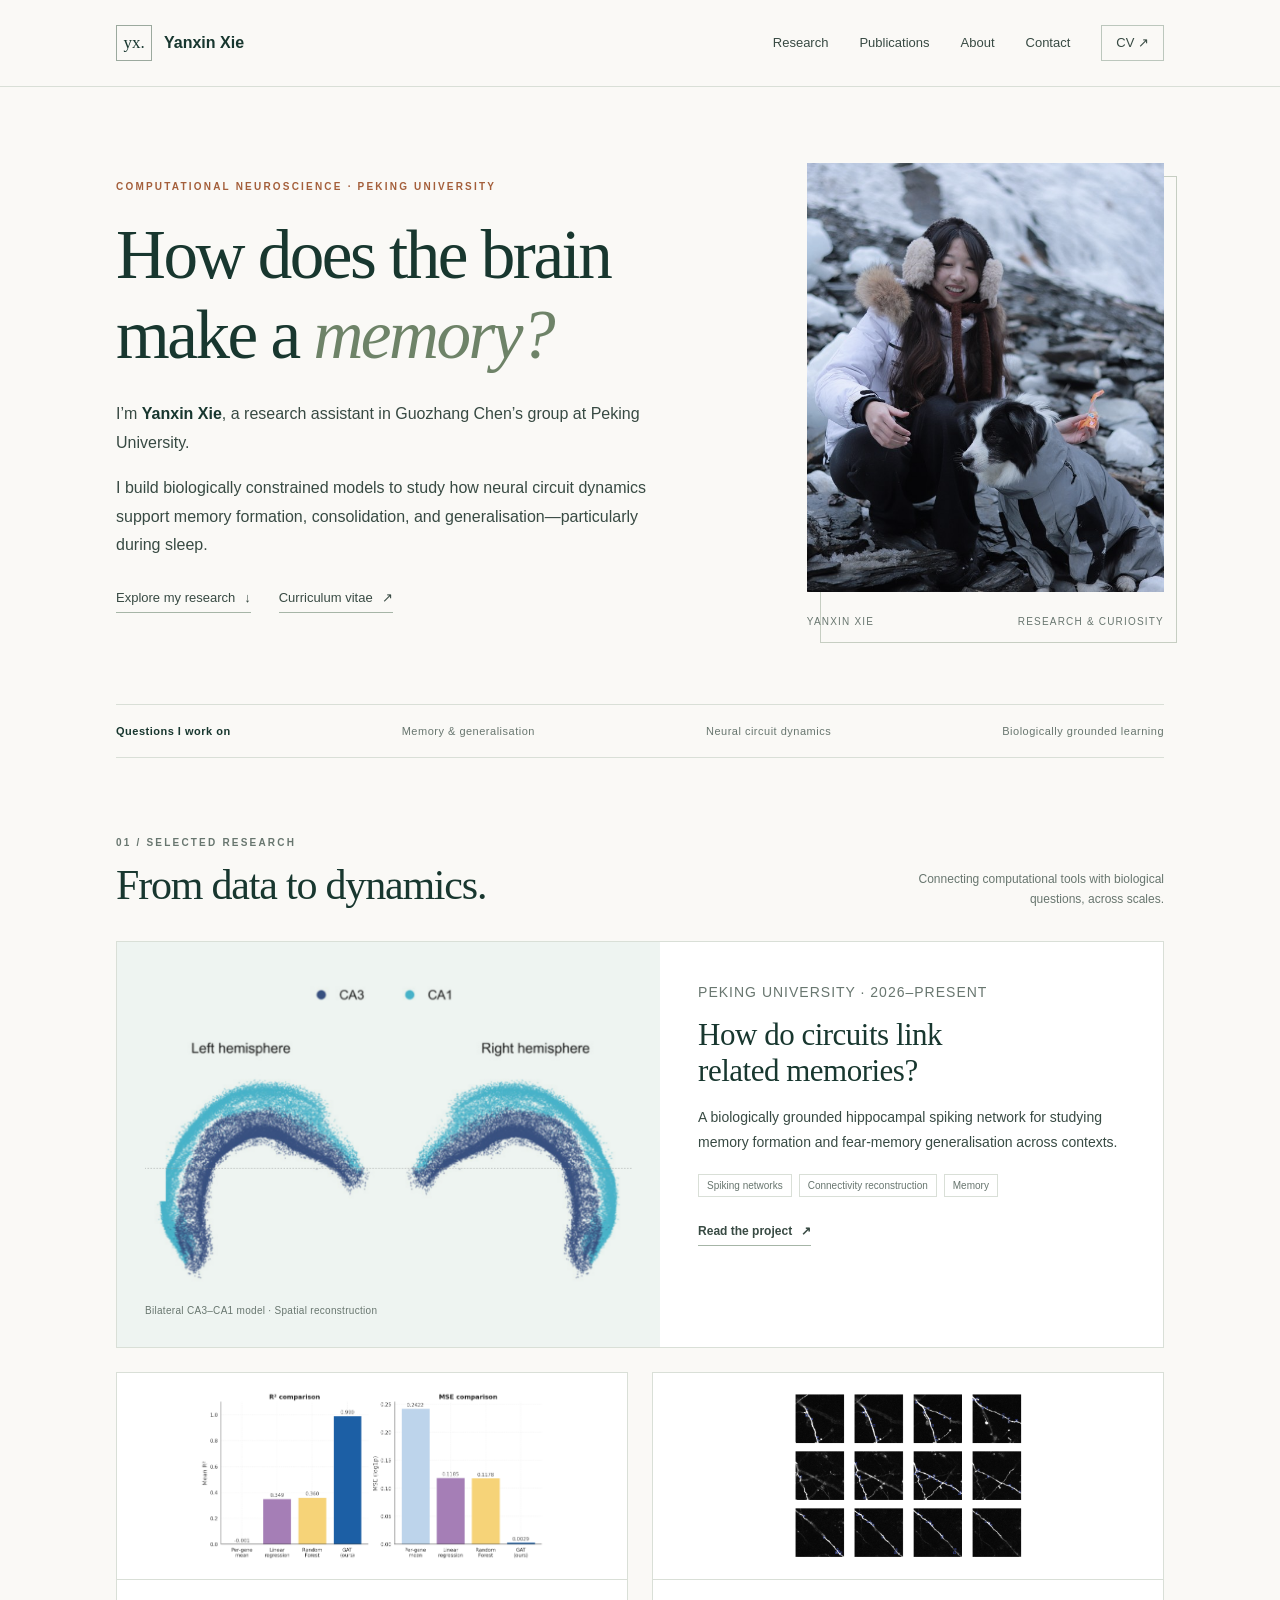
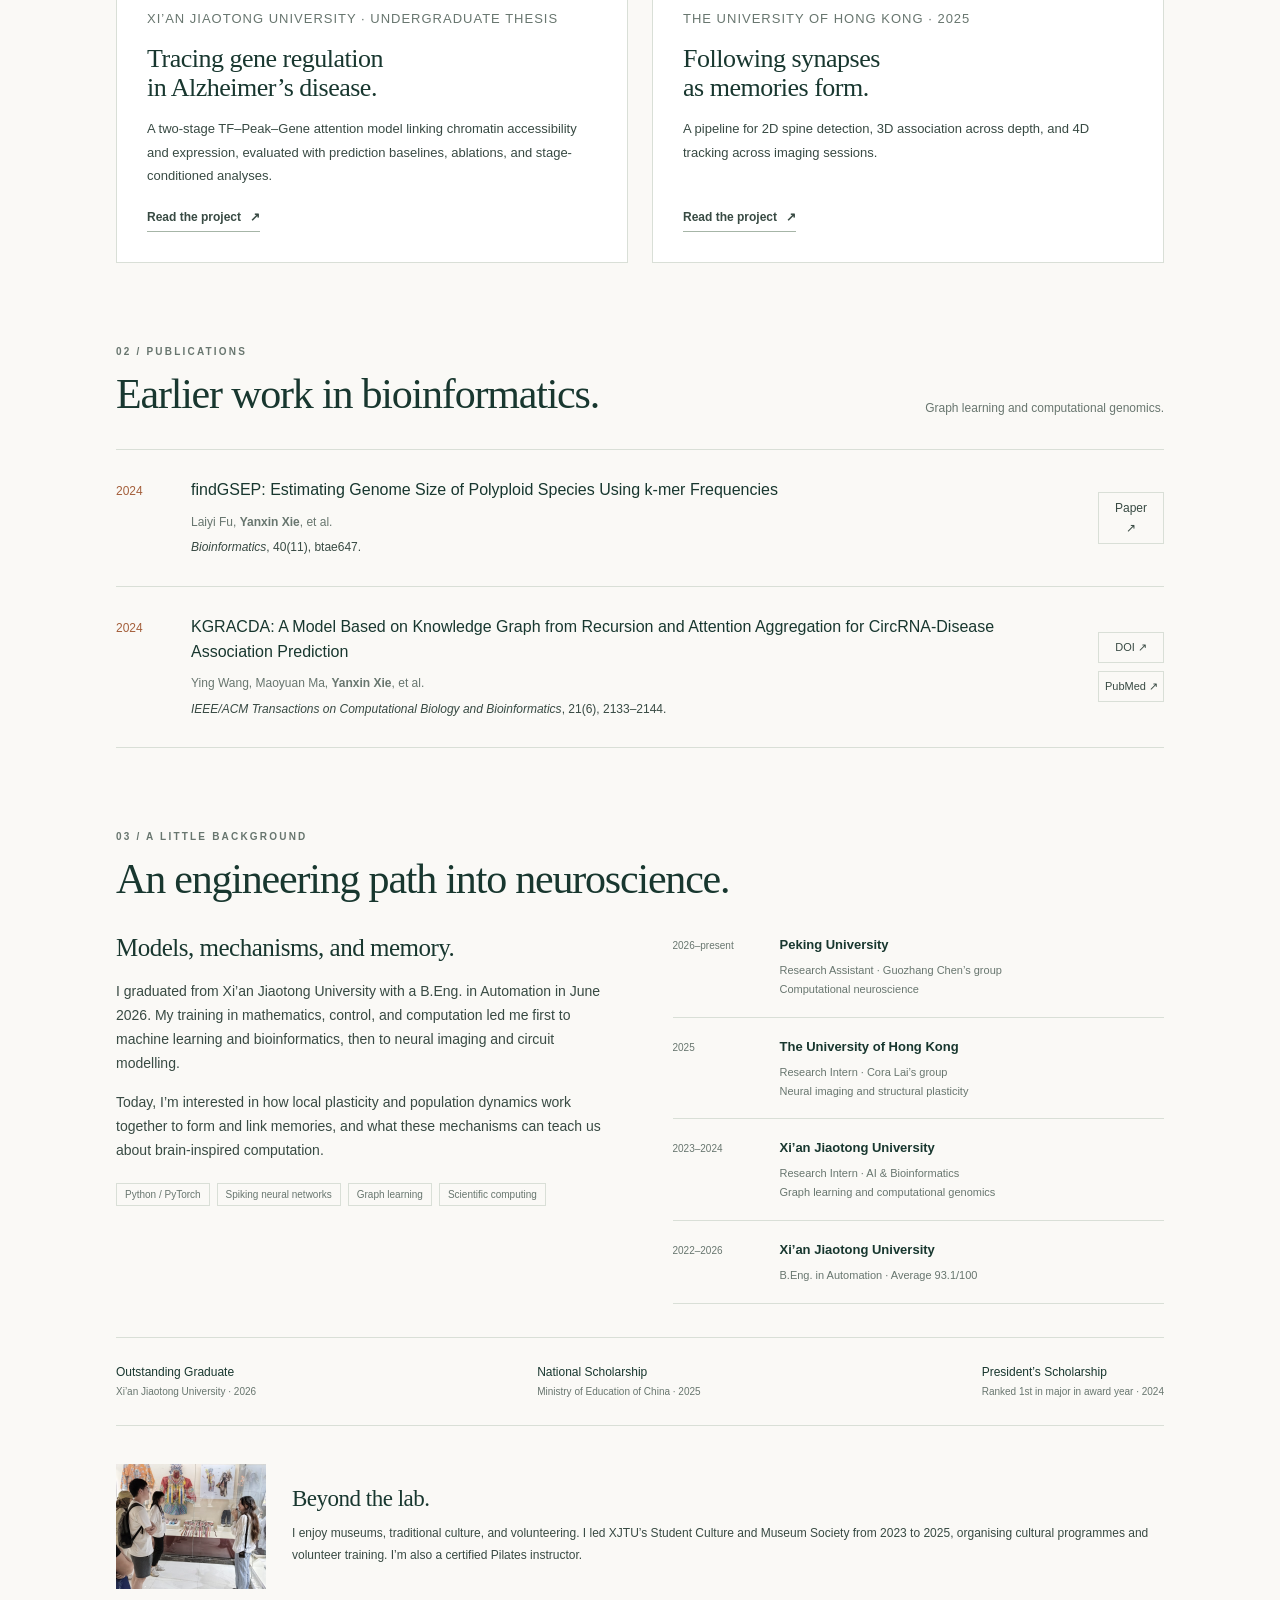
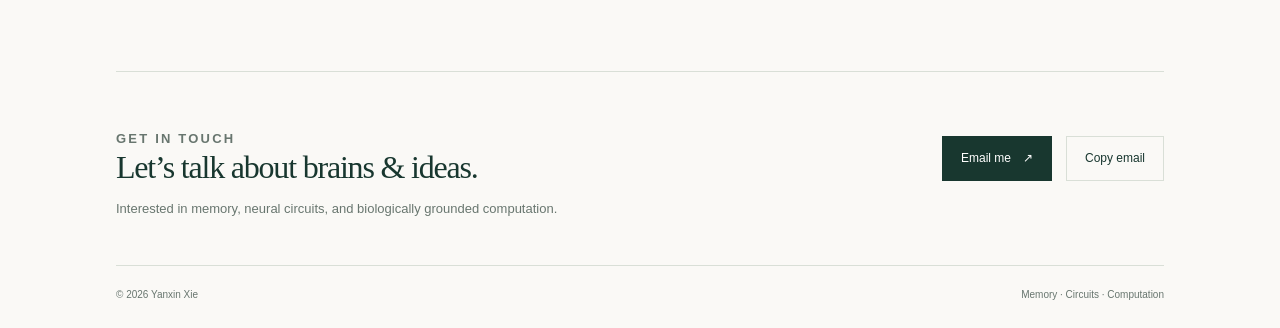
<file: index.html>
<!doctype html>
<html lang="en"><head><meta charset="utf-8"><meta name="viewport" content="width=device-width, initial-scale=1">
<meta name="description" content="Yanxin Xie studies memory and neural circuit dynamics through biologically grounded modelling. Research assistant at Peking University."><meta name="theme-color" content="#18372f">
<meta property="og:title" content="Yanxin Xie | Computational Neuroscience"><meta property="og:description" content="Yanxin Xie studies memory and neural circuit dynamics through biologically grounded modelling. Research assistant at Peking University.">
<meta property="og:type" content="website"><meta property="og:url" content="https://yanxxie.github.io/">
<meta property="og:image" content="https://yanxxie.github.io/assets/portrait.jpg"><link rel="canonical" href="https://yanxxie.github.io/"><title>Yanxin Xie | Computational Neuroscience</title>
<link rel="icon" href="assets/favicon.svg" type="image/svg+xml"><link rel="stylesheet" href="styles.css">
<noscript><style>@media(max-width:600px){.menu-toggle{display:none}.header-inner{height:auto;min-height:70px;flex-wrap:wrap;padding-top:15px;padding-bottom:15px;gap:15px}.nav{display:flex;position:static;flex-wrap:wrap;padding:0;border:0;gap:16px;font-size:12px}}</style></noscript></head>
<body><a class="skip" href="#main">Skip to content</a>
<header class="site-header"><div class="container header-inner">
<a class="brand" href="index.html" aria-label="Yanxin Xie — home"><span class="monogram" aria-hidden="true">yx.</span>Yanxin Xie</a>
<button class="menu-toggle" type="button" aria-expanded="false" aria-controls="main-nav">Menu</button>
<nav class="nav" id="main-nav" aria-label="Main navigation">
<a href="index.html#research">Research</a><a href="index.html#publications">Publications</a>
<a href="index.html#about">About</a><a href="index.html#contact">Contact</a>
<a class="nav-cv" href="assets/Yanxin-Xie-CV.pdf">CV <span aria-hidden="true">↗</span></a></nav></div></header><main id="main" class="container">
<section class="hero" aria-labelledby="hero-title"><div>
<p class="eyebrow">Computational neuroscience · Peking University</p>
<h1 id="hero-title">How does the brain<br>make a <em>memory?</em></h1>
<div class="hero-intro"><p>I’m <strong>Yanxin Xie</strong>, a research assistant in Guozhang Chen’s group at Peking University.</p>
<p>I build biologically constrained models to study how neural circuit dynamics support memory formation, consolidation, and generalisation—particularly during sleep.</p></div>
<div class="hero-links"><a class="text-link" href="#research">Explore my research <span aria-hidden="true">↓</span></a>
<a class="text-link" href="assets/Yanxin-Xie-CV.pdf">Curriculum vitae <span aria-hidden="true">↗</span></a></div></div>
<figure class="portrait-wrap"><img class="portrait" src="assets/portrait.jpg" width="1100" height="733" alt="Yanxin Xie outdoors in a snowy landscape with a dog" fetchpriority="high">
<figcaption class="portrait-caption"><span>YANXIN XIE</span><span>RESEARCH &amp; CURIOSITY</span></figcaption></figure></section>
<div class="interest-strip" aria-label="Research interests"><span class="strip-label">Questions I work on</span><span>Memory &amp; generalisation</span><span>Neural circuit dynamics</span><span>Biologically grounded learning</span></div>
<section class="section" id="research" aria-labelledby="research-title"><div class="section-heading"><div><p class="eyebrow">01 / Selected research</p><h2 id="research-title">From data to dynamics.</h2></div><p class="section-note">Connecting computational tools with biological questions, across scales.</p></div>
<article class="featured"><div class="feature-figure"><img src="assets/bilateral-network.png" width="988" height="638" alt="Spatial reconstruction of left and right hippocampal CA3 and CA1 populations" loading="lazy"><p class="figure-label">Bilateral CA3–CA1 model · Spatial reconstruction</p></div>
<div class="feature-copy"><p class="project-meta">Peking University · 2026–present</p><h3>How do circuits link<br>related memories?</h3>
<p>A biologically grounded hippocampal spiking network for studying memory formation and fear-memory generalisation across contexts.</p>
<div class="tags"><span class="tag">Spiking networks</span><span class="tag">Connectivity reconstruction</span><span class="tag">Memory</span></div>
<a class="text-link project-link" href="research/memory.html">Read the project <span aria-hidden="true">↗</span></a></div></article>
<div class="project-grid"><article class="project-card"><a class="project-image" href="research/multiomics.html" aria-label="Read the multi-omics thesis project"><img src="assets/thesis_baselines_original.png" width="1486" height="731" alt="Thesis validation comparison between graph attention and non-graph baselines" loading="lazy"></a><div class="card-copy"><p class="project-meta">Xi’an Jiaotong University · Undergraduate thesis</p><h3>Tracing gene regulation<br>in Alzheimer’s disease.</h3><p>A two-stage TF–Peak–Gene attention model linking chromatin accessibility and expression, evaluated with prediction baselines, ablations, and stage-conditioned analyses.</p><a class="text-link project-link" href="research/multiomics.html">Read the project <span aria-hidden="true">↗</span></a></div></article>
<article class="project-card"><a class="project-image" href="research/imaging.html" aria-label="Read the HKU spine-tracking project"><img src="assets/hku_detection_2d_v4.png" width="1457" height="1057" alt="Two-photon microscopy images with blue boxes marking detected dendritic spines" loading="lazy"></a><div class="card-copy"><p class="project-meta">The University of Hong Kong · 2025</p><h3>Following synapses<br>as memories form.</h3><p>A pipeline for 2D spine detection, 3D association across depth, and 4D tracking across imaging sessions.</p><a class="text-link project-link" href="research/imaging.html">Read the project <span aria-hidden="true">↗</span></a></div></article></div></section>
<section class="section" id="publications" aria-labelledby="publications-title"><div class="section-heading"><div><p class="eyebrow">02 / Publications</p><h2 id="publications-title">Earlier work in bioinformatics.</h2></div><p class="section-note">Graph learning and computational genomics.</p></div>
<div class="publications"><article class="publication"><span class="pub-year">2024</span><div><h3 class="pub-title"><a href="https://doi.org/10.1093/bioinformatics/btae647">findGSEP: Estimating Genome Size of Polyploid Species Using k-mer Frequencies</a></h3><p class="pub-authors">Laiyi Fu, <strong>Yanxin Xie</strong>, et al.</p><p class="pub-journal"><em>Bioinformatics</em>, 40(11), btae647.</p></div><a class="paper-link" href="https://doi.org/10.1093/bioinformatics/btae647" aria-label="Read the findGSEP paper">Paper ↗</a></article>
<article class="publication"><span class="pub-year">2024</span><div><h3 class="pub-title"><a href="https://doi.org/10.1109/TCBB.2024.3447110">KGRACDA: A Model Based on Knowledge Graph from Recursion and Attention Aggregation for CircRNA-Disease Association Prediction</a></h3><p class="pub-authors">Ying Wang, Maoyuan Ma, <strong>Yanxin Xie</strong>, et al.</p><p class="pub-journal"><em>IEEE/ACM Transactions on Computational Biology and Bioinformatics</em>, 21(6), 2133–2144.</p></div><div class="publication-links"><a class="paper-link" href="https://doi.org/10.1109/TCBB.2024.3447110" target="_blank" rel="noopener" aria-label="KGRACDA at the publisher via DOI">DOI ↗</a><a class="paper-link" href="https://pubmed.ncbi.nlm.nih.gov/39167510/" target="_blank" rel="noopener" aria-label="KGRACDA abstract and citation on PubMed">PubMed ↗</a></div></article></div></section>
<section class="section" id="about" aria-labelledby="about-title"><div class="section-heading"><div><p class="eyebrow">03 / A little background</p><h2 id="about-title">An engineering path into neuroscience.</h2></div></div>
<div class="about-layout"><div class="about-copy"><h3>Models, mechanisms, and memory.</h3><p>I graduated from Xi’an Jiaotong University with a B.Eng. in Automation in June 2026. My training in mathematics, control, and computation led me first to machine learning and bioinformatics, then to neural imaging and circuit modelling.</p><p>Today, I’m interested in how local plasticity and population dynamics work together to form and link memories, and what these mechanisms can teach us about brain-inspired computation.</p><div class="tags"><span class="tag">Python / PyTorch</span><span class="tag">Spiking neural networks</span><span class="tag">Graph learning</span><span class="tag">Scientific computing</span></div></div>
<div aria-label="Education and research experience"><div class="experience-row"><span class="experience-date">2026–present</span><div><strong>Peking University</strong><p>Research Assistant · Guozhang Chen’s group<br>Computational neuroscience</p></div></div>
<div class="experience-row"><span class="experience-date">2025</span><div><strong>The University of Hong Kong</strong><p>Research Intern · Cora Lai’s group<br>Neural imaging and structural plasticity</p></div></div>
<div class="experience-row"><span class="experience-date">2023–2024</span><div><strong>Xi’an Jiaotong University</strong><p>Research Intern · AI &amp; Bioinformatics<br>Graph learning and computational genomics</p></div></div>
<div class="experience-row"><span class="experience-date">2022–2026</span><div><strong>Xi’an Jiaotong University</strong><p>B.Eng. in Automation · Average 93.1/100</p></div></div></div></div>
<div class="honors" aria-label="Selected honours"><div class="honor"><strong>Outstanding Graduate</strong><span>Xi’an Jiaotong University · 2026</span></div><div class="honor"><strong>National Scholarship</strong><span>Ministry of Education of China · 2025</span></div><div class="honor"><strong>President’s Scholarship</strong><span>Ranked 1st in major in award year · 2024</span></div></div>
<div class="beyond"><img src="assets/museum.jpg" width="450" height="600" alt="Yanxin Xie taking part in a museum interpretation activity" loading="lazy"><div><h3>Beyond the lab.</h3><p>I enjoy museums, traditional culture, and volunteering. I led XJTU’s Student Culture and Museum Society from 2023 to 2025, organising cultural programmes and volunteer training. I’m also a certified Pilates instructor.</p></div></div></section></main><div class="container"><section class="contact" id="contact" aria-labelledby="contact-title">
<div><p class="eyebrow">Get in touch</p><h2 id="contact-title">Let’s talk about brains &amp; ideas.</h2>
<p>Interested in memory, neural circuits, and biologically grounded computation.</p></div>
<div><div class="contact-actions"><a class="button" href="mailto:xyx18011603999@gmail.com">Email me <span aria-hidden="true">↗</span></a>
<button class="button secondary" type="button" data-copy-email>Copy email</button></div>
<span class="copy-status" role="status" aria-live="polite"></span></div></section>
<footer class="footer"><span>© 2026 Yanxin Xie</span><span>Memory · Circuits · Computation</span></footer></div>
<dialog class="lightbox" aria-label="Research figure enlarged"><button type="button" class="lightbox-close" aria-label="Close enlarged figure">×</button>
<img alt=""><p class="lightbox-caption"></p><a class="lightbox-original text-link" href="assets/portrait.jpg" target="_blank" rel="noopener">Open full-resolution image ↗</a></dialog><script src="main.js" defer></script></body></html>
</file>
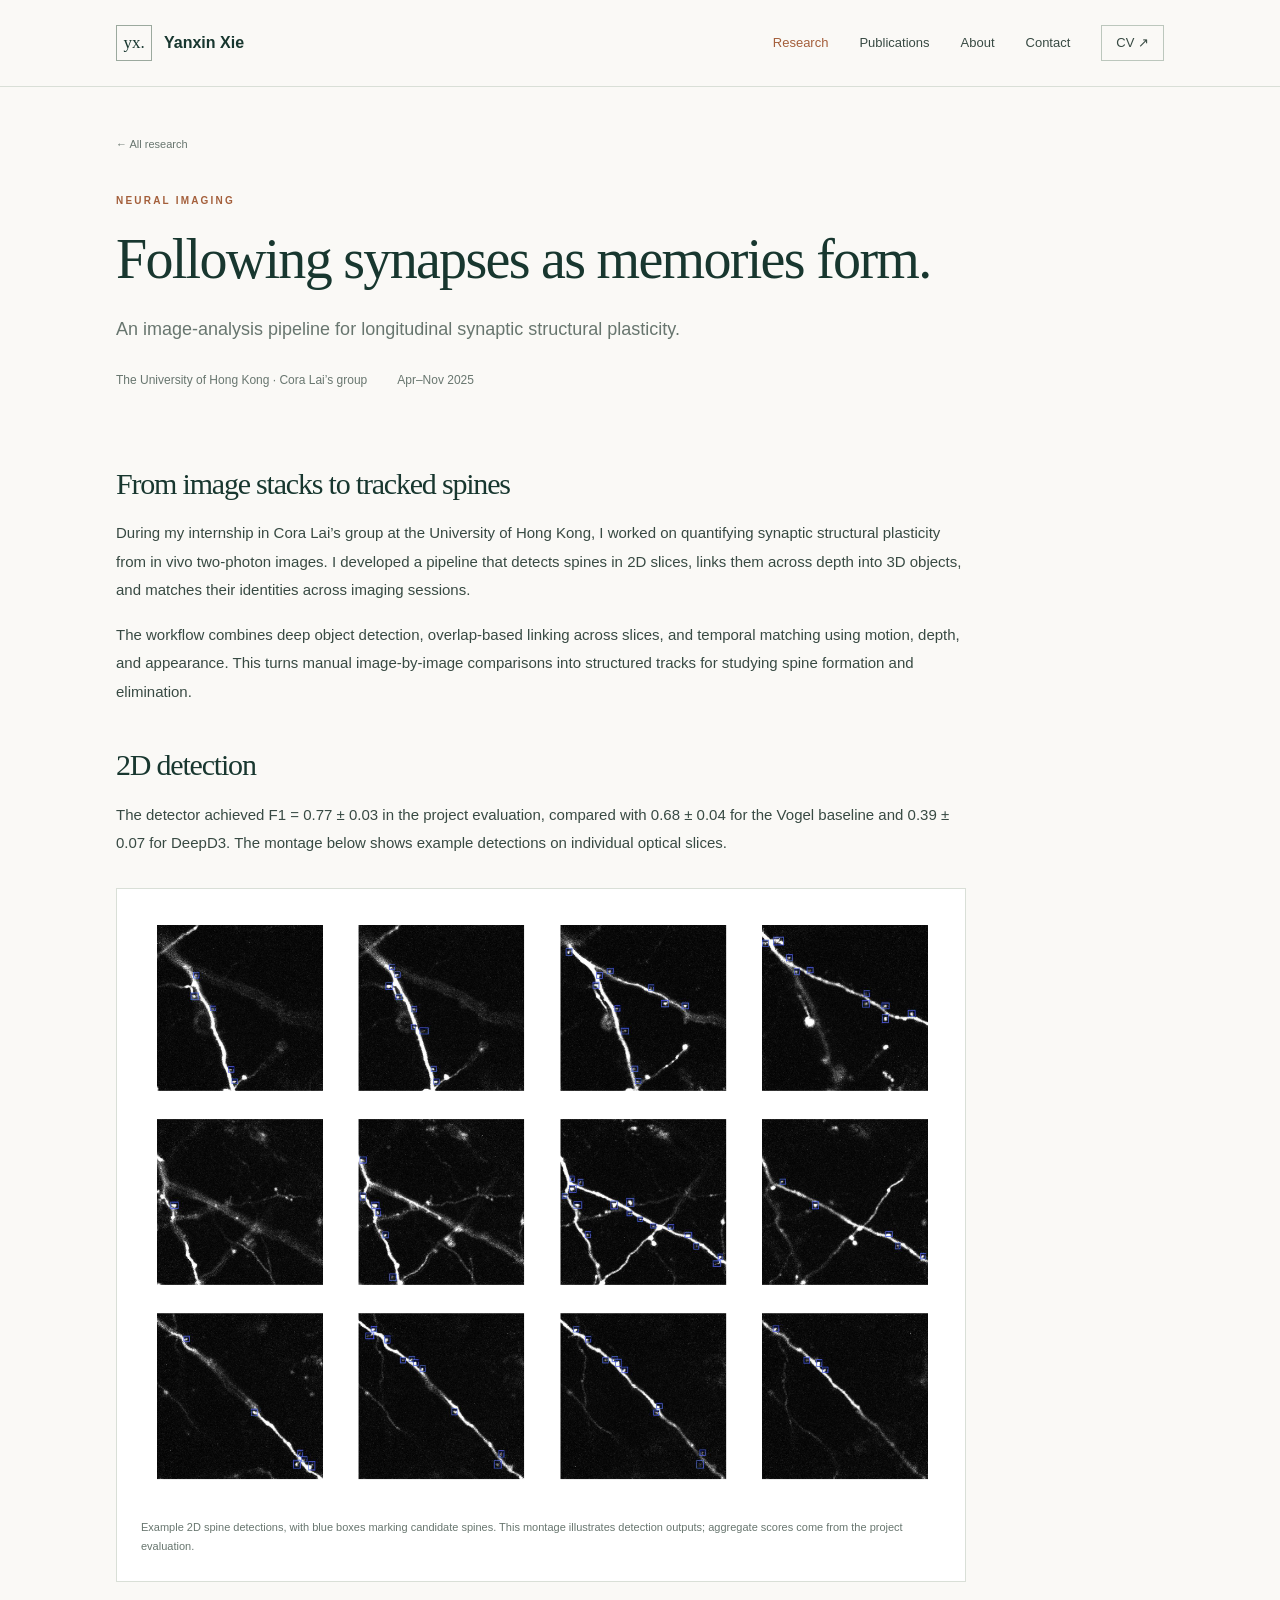
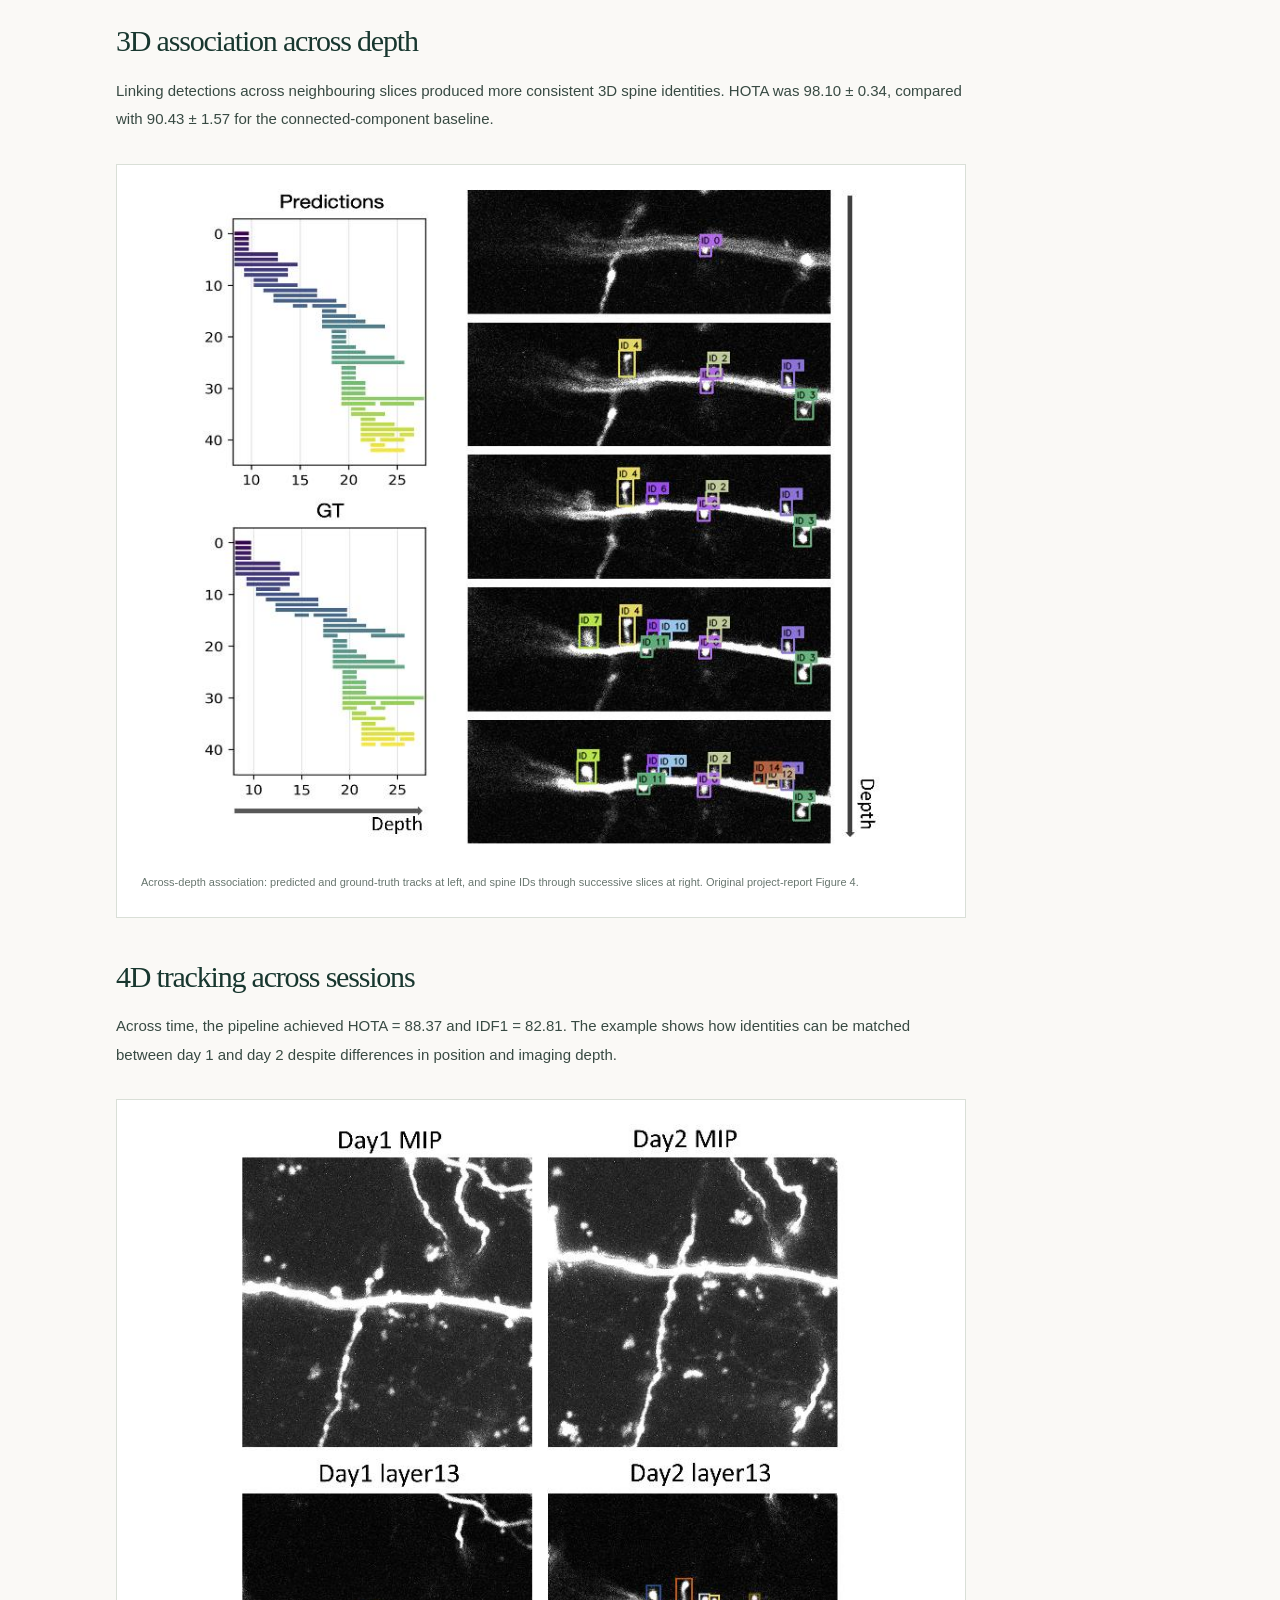
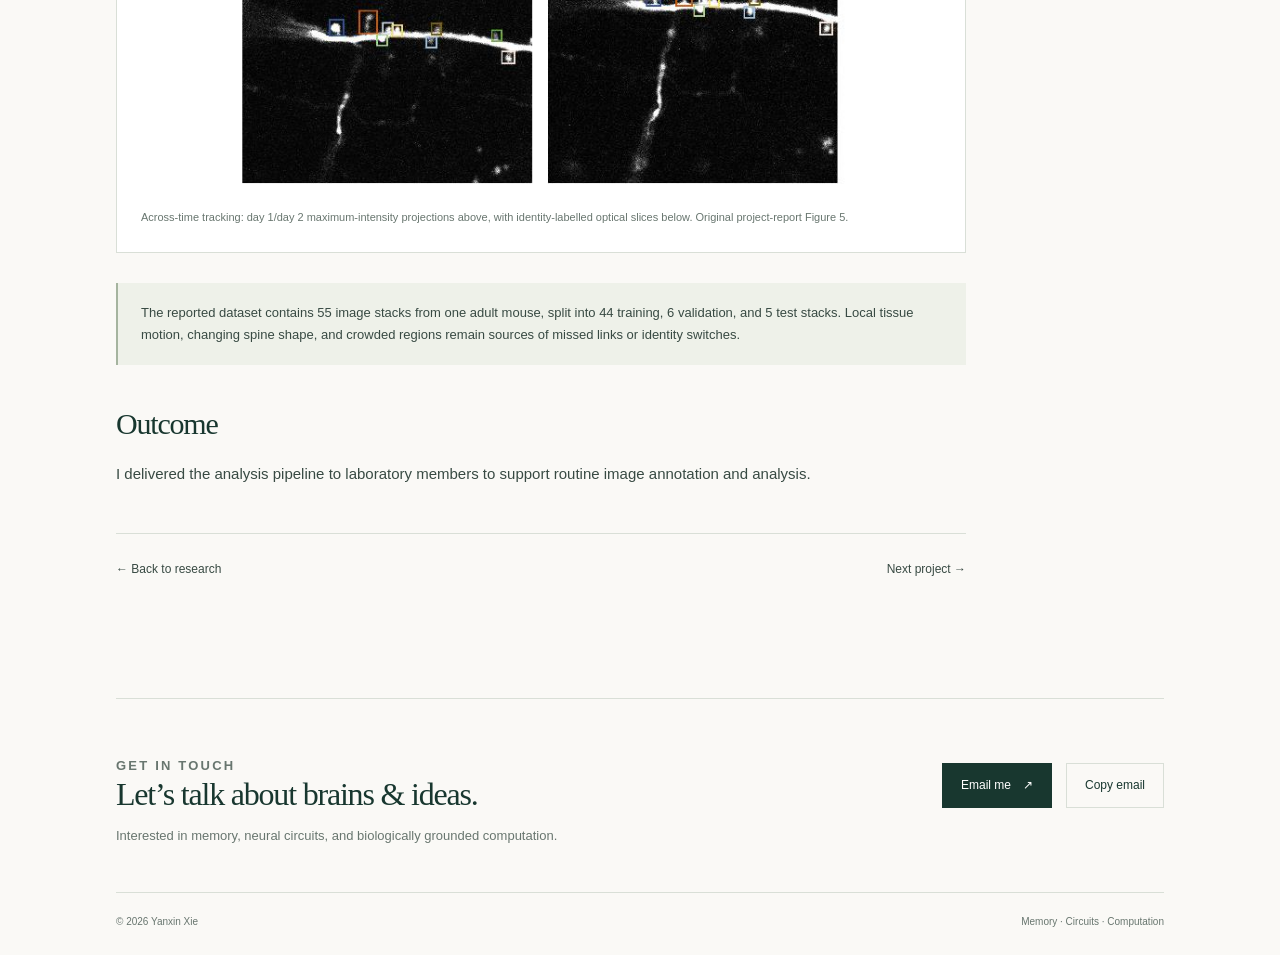
<file: research/imaging.html>
<!doctype html>
<html lang="en"><head><meta charset="utf-8"><meta name="viewport" content="width=device-width, initial-scale=1">
<meta name="description" content="An image-analysis pipeline for longitudinal synaptic structural plasticity."><meta name="theme-color" content="#18372f">
<meta property="og:title" content="Following synapses as memories form. | Yanxin Xie"><meta property="og:description" content="An image-analysis pipeline for longitudinal synaptic structural plasticity.">
<meta property="og:type" content="website"><meta property="og:url" content="https://yanxxie.github.io/research/imaging.html">
<meta property="og:image" content="https://yanxxie.github.io/assets/portrait.jpg"><link rel="canonical" href="https://yanxxie.github.io/research/imaging.html"><title>Following synapses as memories form. | Yanxin Xie</title>
<link rel="icon" href="../assets/favicon.svg" type="image/svg+xml"><link rel="stylesheet" href="../styles.css">
<noscript><style>@media(max-width:600px){.menu-toggle{display:none}.header-inner{height:auto;min-height:70px;flex-wrap:wrap;padding-top:15px;padding-bottom:15px;gap:15px}.nav{display:flex;position:static;flex-wrap:wrap;padding:0;border:0;gap:16px;font-size:12px}}</style></noscript></head>
<body><a class="skip" href="#main">Skip to content</a>
<header class="site-header"><div class="container header-inner">
<a class="brand" href="../index.html" aria-label="Yanxin Xie — home"><span class="monogram" aria-hidden="true">yx.</span>Yanxin Xie</a>
<button class="menu-toggle" type="button" aria-expanded="false" aria-controls="main-nav">Menu</button>
<nav class="nav" id="main-nav" aria-label="Main navigation">
<a href="../index.html#research" aria-current="page">Research</a><a href="../index.html#publications">Publications</a>
<a href="../index.html#about">About</a><a href="../index.html#contact">Contact</a>
<a class="nav-cv" href="../assets/Yanxin-Xie-CV.pdf">CV <span aria-hidden="true">↗</span></a></nav></div></header><main id="main" class="container"><div class="detail-head"><p class="breadcrumb"><a href="../index.html#research">← All research</a></p>
<p class="eyebrow">Neural imaging</p><h1>Following synapses as memories form.</h1><p class="detail-deck">An image-analysis pipeline for longitudinal synaptic structural plasticity.</p>
<div class="detail-meta"><span>The University of Hong Kong · Cora Lai’s group</span><span>Apr–Nov 2025</span></div></div>
<article class="detail-body" aria-label="Project description"><h2>From image stacks to tracked spines</h2><p>During my internship in Cora Lai’s group at the University of Hong Kong, I worked on quantifying synaptic structural plasticity from in vivo two-photon images. I developed a pipeline that detects spines in 2D slices, links them across depth into 3D objects, and matches their identities across imaging sessions.</p>
<p>The workflow combines deep object detection, overlap-based linking across slices, and temporal matching using motion, depth, and appearance. This turns manual image-by-image comparisons into structured tracks for studying spine formation and elimination.</p>
<h2>2D detection</h2><p>The detector achieved F1 = 0.77 ± 0.03 in the project evaluation, compared with 0.68 ± 0.04 for the Vogel baseline and 0.39 ± 0.07 for DeepD3. The montage below shows example detections on individual optical slices.</p><figure class="detail-figure"><button class="zoom-image" type="button" data-zoom aria-label="Enlarge: Twelve two-photon optical slices with detected dendritic spines marked by blue boxes">
<img src="../assets/hku_detection_2d_v4.png" alt="Twelve two-photon optical slices with detected dendritic spines marked by blue boxes" loading="lazy"></button><figcaption>Example 2D spine detections, with blue boxes marking candidate spines. This montage illustrates detection outputs; aggregate scores come from the project evaluation.</figcaption></figure><h2>3D association across depth</h2><p>Linking detections across neighbouring slices produced more consistent 3D spine identities. HOTA was 98.10 ± 0.34, compared with 90.43 ± 1.57 for the connected-component baseline.</p><figure class="detail-figure"><button class="zoom-image" type="button" data-zoom aria-label="Enlarge: Predicted and annotated depth tracks alongside spine identities on successive optical slices">
<img src="../assets/hku_tracking_3d_v4.png" alt="Predicted and annotated depth tracks alongside spine identities on successive optical slices" loading="lazy"></button><figcaption>Across-depth association: predicted and ground-truth tracks at left, and spine IDs through successive slices at right. Original project-report Figure 4.</figcaption></figure><h2>4D tracking across sessions</h2><p>Across time, the pipeline achieved HOTA = 88.37 and IDF1 = 82.81. The example shows how identities can be matched between day 1 and day 2 despite differences in position and imaging depth.</p><figure class="detail-figure"><button class="zoom-image" type="button" data-zoom aria-label="Enlarge: Day 1 and day 2 maximum-intensity projections and matched spine identities">
<img src="../assets/hku_tracking_4d_v4.png" alt="Day 1 and day 2 maximum-intensity projections and matched spine identities" loading="lazy"></button><figcaption>Across-time tracking: day 1/day 2 maximum-intensity projections above, with identity-labelled optical slices below. Original project-report Figure 5.</figcaption></figure><div class="status-note">The reported dataset contains 55 image stacks from one adult mouse, split into 44 training, 6 validation, and 5 test stacks. Local tissue motion, changing spine shape, and crowded regions remain sources of missed links or identity switches.</div>
<h2>Outcome</h2><p>I delivered the analysis pipeline to laboratory members to support routine image annotation and analysis.</p><div class="next-project"><a href="../index.html#research">← Back to research</a><a href="memory.html">Next project →</a></div></article></main><div class="container"><section class="contact" id="contact" aria-labelledby="contact-title">
<div><p class="eyebrow">Get in touch</p><h2 id="contact-title">Let’s talk about brains &amp; ideas.</h2>
<p>Interested in memory, neural circuits, and biologically grounded computation.</p></div>
<div><div class="contact-actions"><a class="button" href="mailto:xyx18011603999@gmail.com">Email me <span aria-hidden="true">↗</span></a>
<button class="button secondary" type="button" data-copy-email>Copy email</button></div>
<span class="copy-status" role="status" aria-live="polite"></span></div></section>
<footer class="footer"><span>© 2026 Yanxin Xie</span><span>Memory · Circuits · Computation</span></footer></div>
<dialog class="lightbox" aria-label="Research figure enlarged"><button type="button" class="lightbox-close" aria-label="Close enlarged figure">×</button>
<img alt=""><p class="lightbox-caption"></p><a class="lightbox-original text-link" href="../assets/portrait.jpg" target="_blank" rel="noopener">Open full-resolution image ↗</a></dialog><script src="../main.js" defer></script></body></html>
</file>
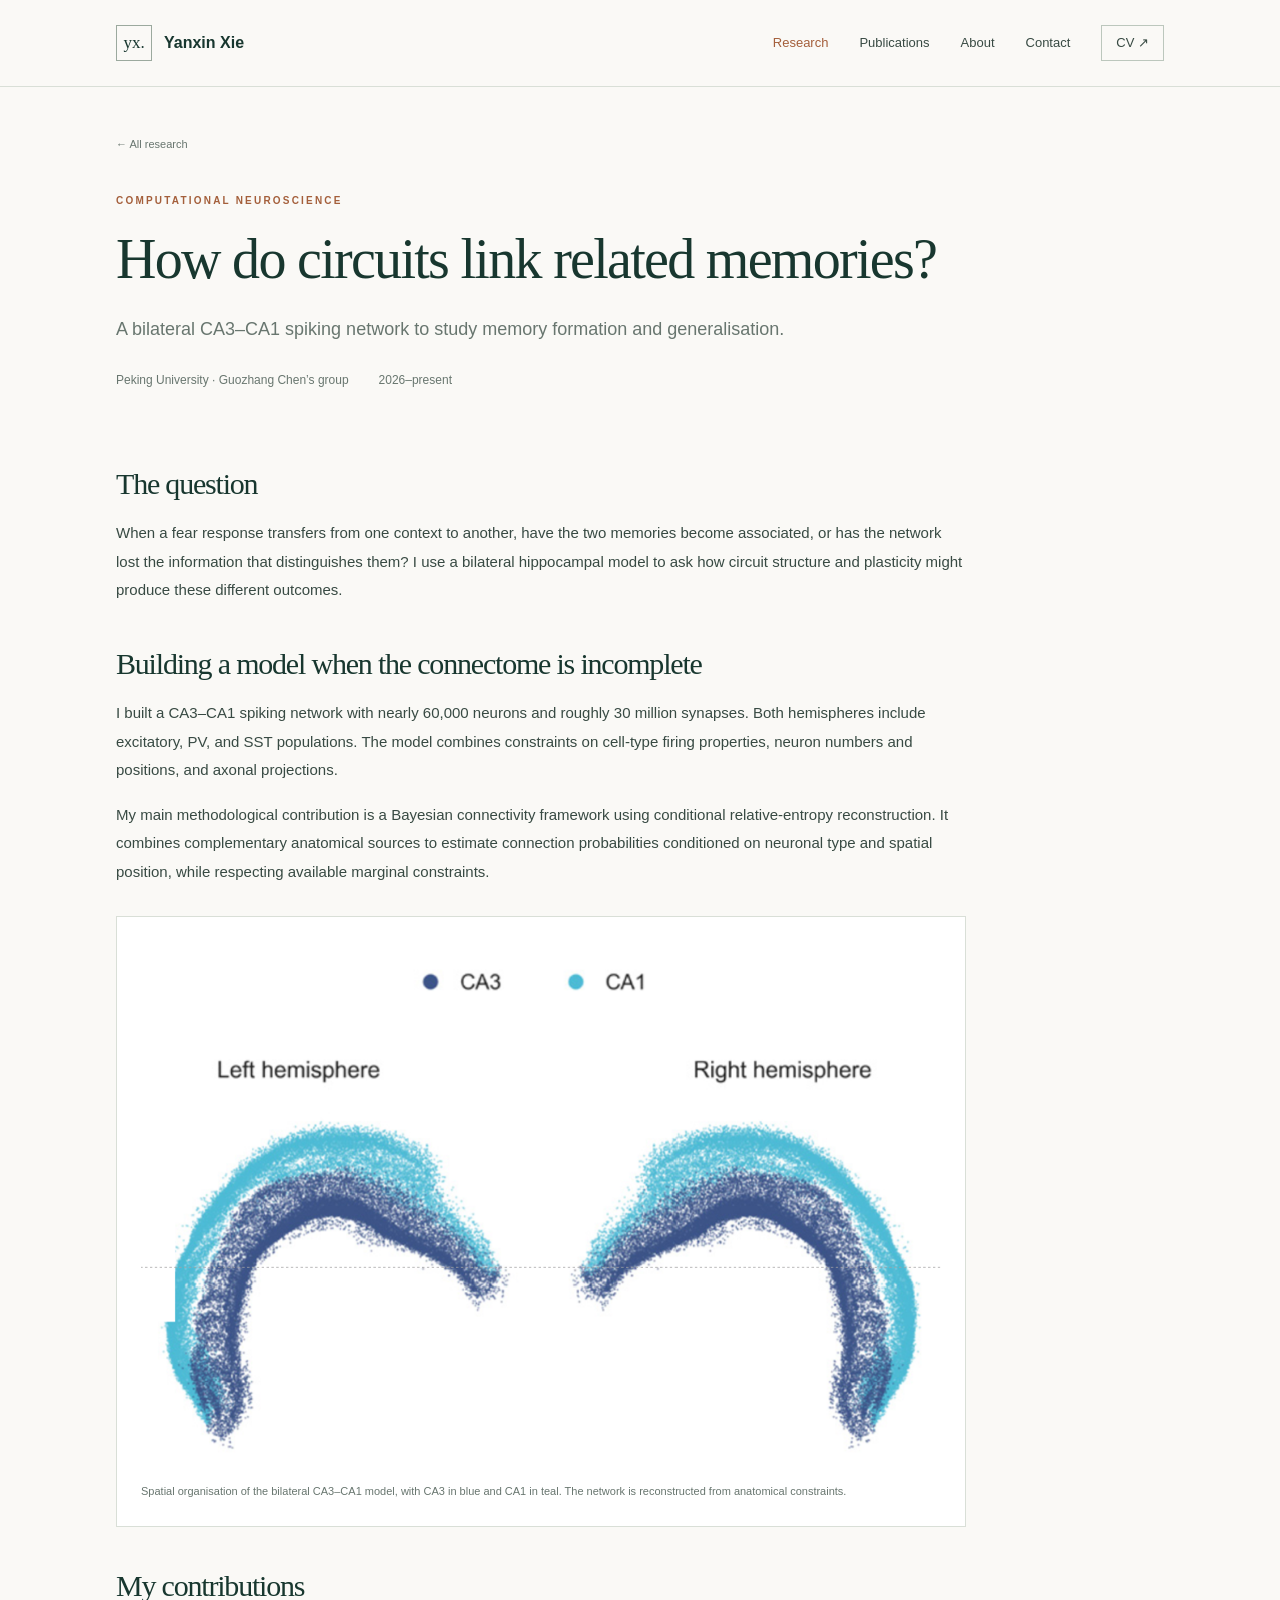
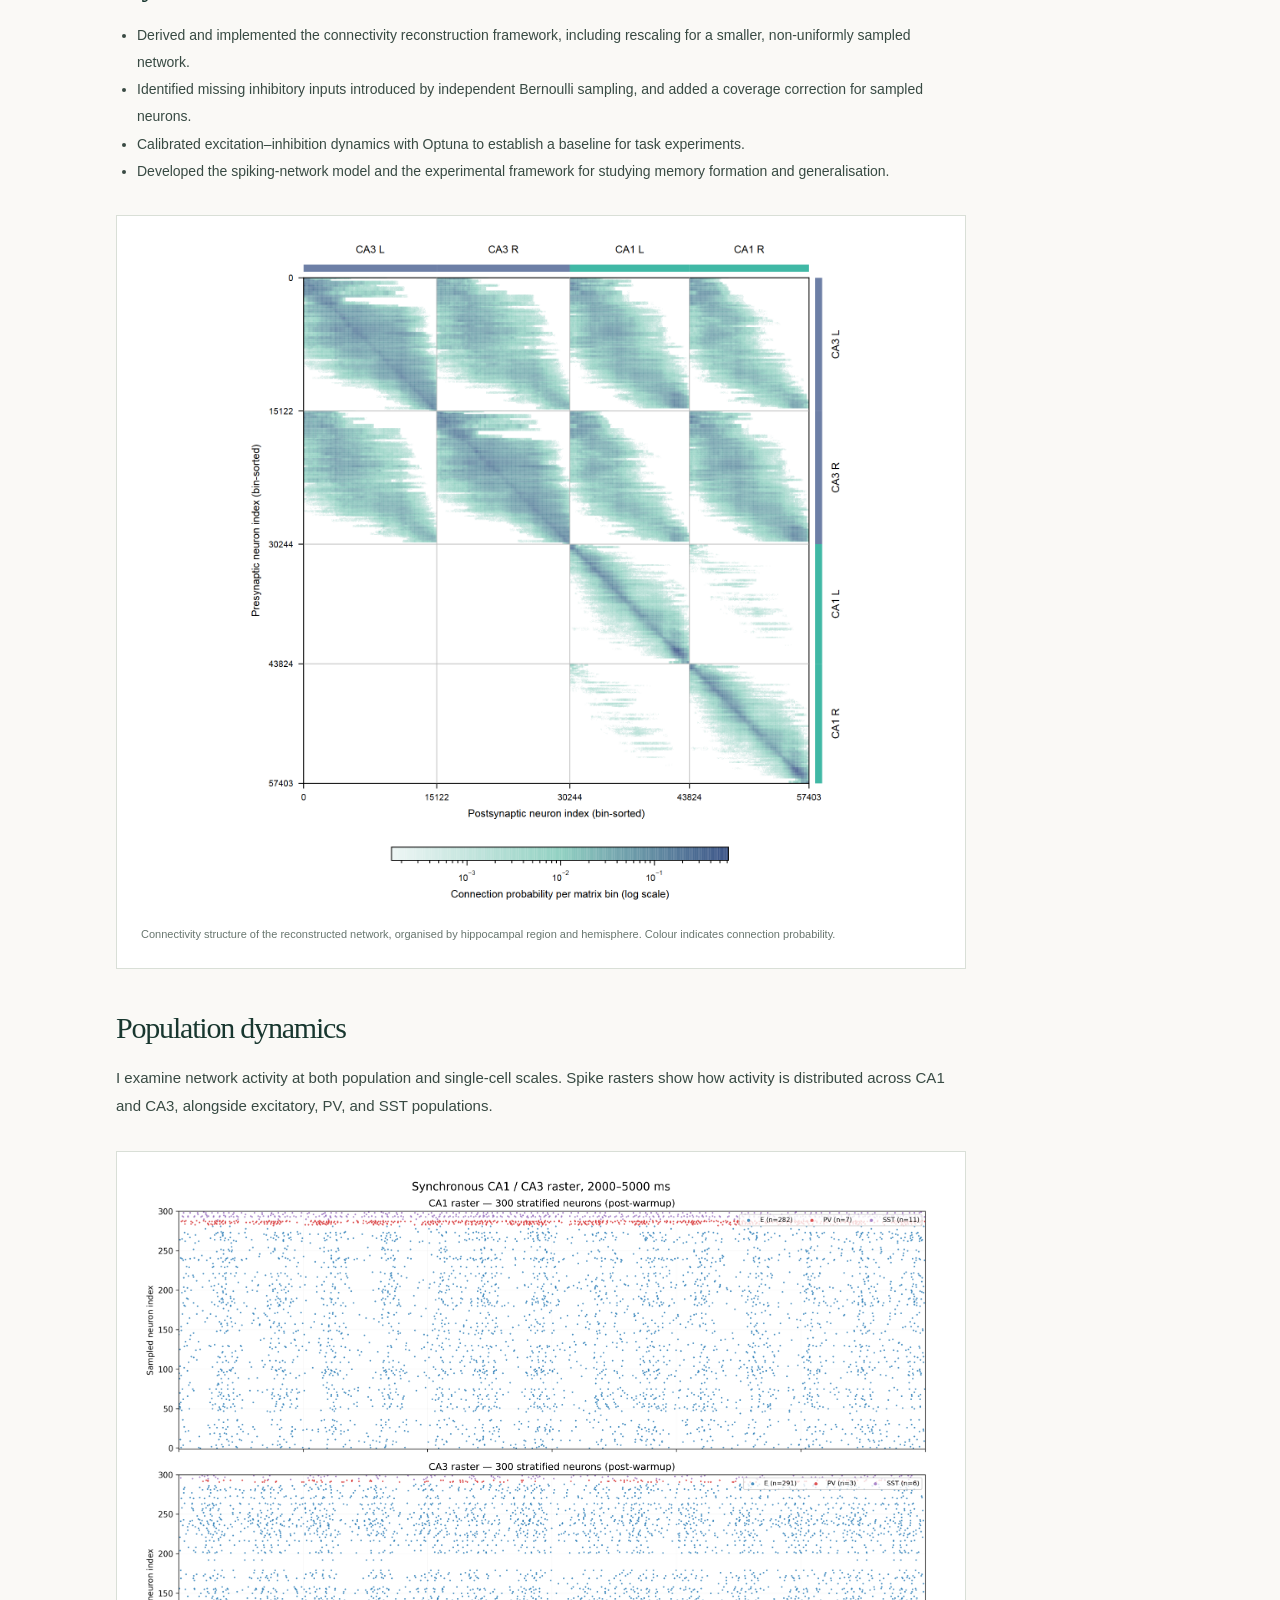
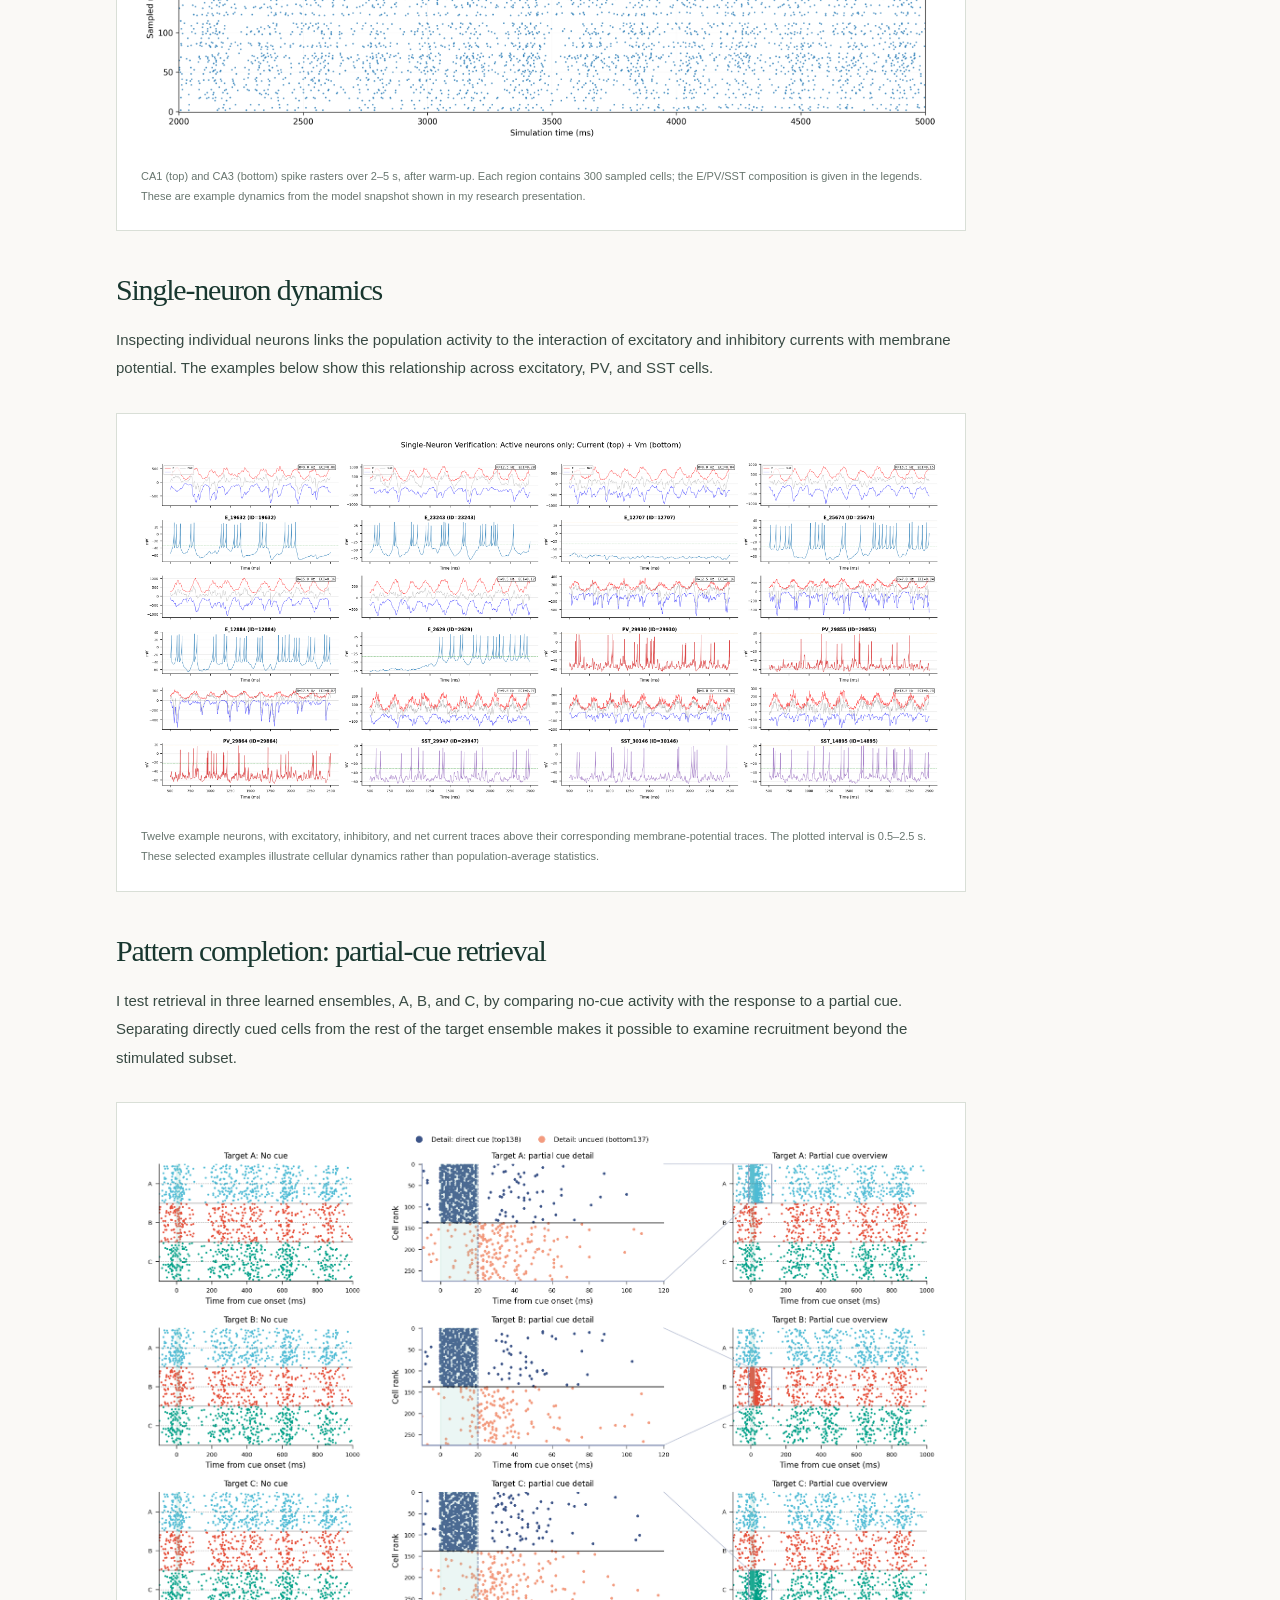
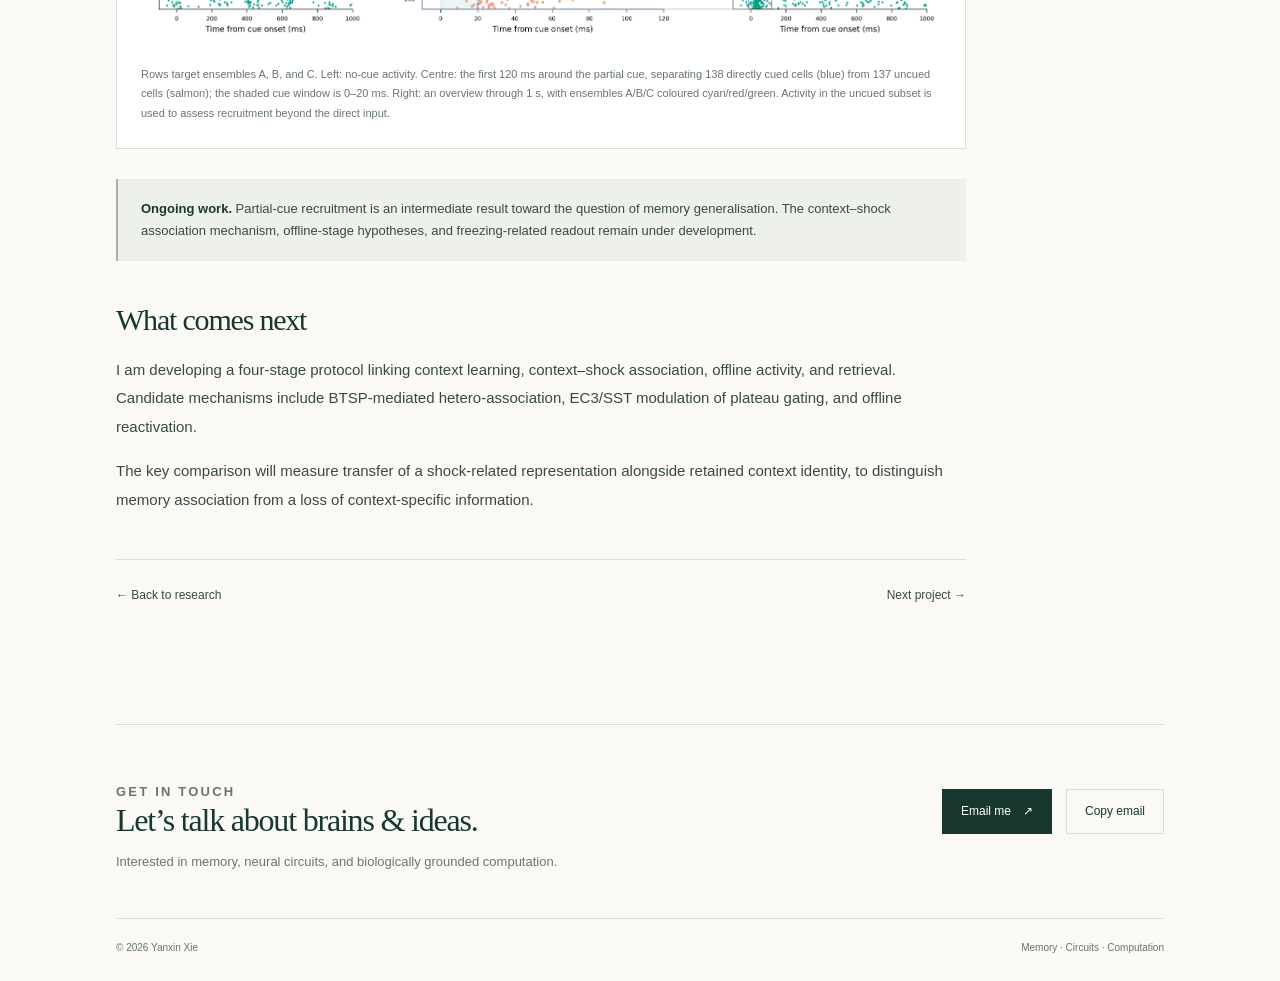
<file: research/memory.html>
<!doctype html>
<html lang="en"><head><meta charset="utf-8"><meta name="viewport" content="width=device-width, initial-scale=1">
<meta name="description" content="A bilateral CA3–CA1 spiking network to study memory formation and generalisation."><meta name="theme-color" content="#18372f">
<meta property="og:title" content="How do circuits link related memories? | Yanxin Xie"><meta property="og:description" content="A bilateral CA3–CA1 spiking network to study memory formation and generalisation.">
<meta property="og:type" content="website"><meta property="og:url" content="https://yanxxie.github.io/research/memory.html">
<meta property="og:image" content="https://yanxxie.github.io/assets/portrait.jpg"><link rel="canonical" href="https://yanxxie.github.io/research/memory.html"><title>How do circuits link related memories? | Yanxin Xie</title>
<link rel="icon" href="../assets/favicon.svg" type="image/svg+xml"><link rel="stylesheet" href="../styles.css">
<noscript><style>@media(max-width:600px){.menu-toggle{display:none}.header-inner{height:auto;min-height:70px;flex-wrap:wrap;padding-top:15px;padding-bottom:15px;gap:15px}.nav{display:flex;position:static;flex-wrap:wrap;padding:0;border:0;gap:16px;font-size:12px}}</style></noscript></head>
<body><a class="skip" href="#main">Skip to content</a>
<header class="site-header"><div class="container header-inner">
<a class="brand" href="../index.html" aria-label="Yanxin Xie — home"><span class="monogram" aria-hidden="true">yx.</span>Yanxin Xie</a>
<button class="menu-toggle" type="button" aria-expanded="false" aria-controls="main-nav">Menu</button>
<nav class="nav" id="main-nav" aria-label="Main navigation">
<a href="../index.html#research" aria-current="page">Research</a><a href="../index.html#publications">Publications</a>
<a href="../index.html#about">About</a><a href="../index.html#contact">Contact</a>
<a class="nav-cv" href="../assets/Yanxin-Xie-CV.pdf">CV <span aria-hidden="true">↗</span></a></nav></div></header><main id="main" class="container"><div class="detail-head"><p class="breadcrumb"><a href="../index.html#research">← All research</a></p>
<p class="eyebrow">Computational neuroscience</p><h1>How do circuits link related memories?</h1><p class="detail-deck">A bilateral CA3–CA1 spiking network to study memory formation and generalisation.</p>
<div class="detail-meta"><span>Peking University · Guozhang Chen’s group</span><span>2026–present</span></div></div>
<article class="detail-body" aria-label="Project description"><h2>The question</h2><p>When a fear response transfers from one context to another, have the two memories become associated, or has the network lost the information that distinguishes them? I use a bilateral hippocampal model to ask how circuit structure and plasticity might produce these different outcomes.</p>
<h2>Building a model when the connectome is incomplete</h2><p>I built a CA3–CA1 spiking network with nearly 60,000 neurons and roughly 30 million synapses. Both hemispheres include excitatory, PV, and SST populations. The model combines constraints on cell-type firing properties, neuron numbers and positions, and axonal projections.</p>
<p>My main methodological contribution is a Bayesian connectivity framework using conditional relative-entropy reconstruction. It combines complementary anatomical sources to estimate connection probabilities conditioned on neuronal type and spatial position, while respecting available marginal constraints.</p><figure class="detail-figure"><button class="zoom-image" type="button" data-zoom aria-label="Enlarge: Left and right hippocampal CA3 and CA1 populations">
<img src="../assets/bilateral-network.png" alt="Left and right hippocampal CA3 and CA1 populations" loading="lazy"></button><figcaption>Spatial organisation of the bilateral CA3–CA1 model, with CA3 in blue and CA1 in teal. The network is reconstructed from anatomical constraints.</figcaption></figure><h2>My contributions</h2><ul><li>Derived and implemented the connectivity reconstruction framework, including rescaling for a smaller, non-uniformly sampled network.</li><li>Identified missing inhibitory inputs introduced by independent Bernoulli sampling, and added a coverage correction for sampled neurons.</li><li>Calibrated excitation–inhibition dynamics with Optuna to establish a baseline for task experiments.</li><li>Developed the spiking-network model and the experimental framework for studying memory formation and generalisation.</li></ul><figure class="detail-figure"><button class="zoom-image" type="button" data-zoom aria-label="Enlarge: Connectivity matrix of the reconstructed bilateral hippocampal model">
<img src="../assets/connectivity.png" alt="Connectivity matrix of the reconstructed bilateral hippocampal model" loading="lazy"></button><figcaption>Connectivity structure of the reconstructed network, organised by hippocampal region and hemisphere. Colour indicates connection probability.</figcaption></figure><h2>Population dynamics</h2><p>I examine network activity at both population and single-cell scales. Spike rasters show how activity is distributed across CA1 and CA3, alongside excitatory, PV, and SST populations.</p><figure class="detail-figure"><button class="zoom-image" type="button" data-zoom aria-label="Enlarge: CA1 and CA3 spike rasters with excitatory, PV and SST cells">
<img src="../assets/hippocampal-raster-v3.png" alt="CA1 and CA3 spike rasters with excitatory, PV and SST cells" loading="lazy"></button><figcaption>CA1 (top) and CA3 (bottom) spike rasters over 2–5 s, after warm-up. Each region contains 300 sampled cells; the E/PV/SST composition is given in the legends. These are example dynamics from the model snapshot shown in my research presentation.</figcaption></figure><h2>Single-neuron dynamics</h2><p>Inspecting individual neurons links the population activity to the interaction of excitatory and inhibitory currents with membrane potential. The examples below show this relationship across excitatory, PV, and SST cells.</p><figure class="detail-figure"><button class="zoom-image" type="button" data-zoom aria-label="Enlarge: Example excitatory, PV and SST neurons with current traces and membrane potential">
<img src="../assets/single-neuron-dynamics-v3.png" alt="Example excitatory, PV and SST neurons with current traces and membrane potential" loading="lazy"></button><figcaption>Twelve example neurons, with excitatory, inhibitory, and net current traces above their corresponding membrane-potential traces. The plotted interval is 0.5–2.5 s. These selected examples illustrate cellular dynamics rather than population-average statistics.</figcaption></figure><h2>Pattern completion: partial-cue retrieval</h2><p>I test retrieval in three learned ensembles, A, B, and C, by comparing no-cue activity with the response to a partial cue. Separating directly cued cells from the rest of the target ensemble makes it possible to examine recruitment beyond the stimulated subset.</p><figure class="detail-figure"><button class="zoom-image" type="button" data-zoom aria-label="Enlarge: Three-ensemble pattern-completion figure comparing no cue, partial-cue detail and overview for targets A, B and C">
<img src="../assets/pattern-completion-abc-v3.png" alt="Three-ensemble pattern-completion figure comparing no cue, partial-cue detail and overview for targets A, B and C" loading="lazy"></button><figcaption>Rows target ensembles A, B, and C. Left: no-cue activity. Centre: the first 120 ms around the partial cue, separating 138 directly cued cells (blue) from 137 uncued cells (salmon); the shaded cue window is 0–20 ms. Right: an overview through 1 s, with ensembles A/B/C coloured cyan/red/green. Activity in the uncued subset is used to assess recruitment beyond the direct input.</figcaption></figure><div class="status-note"><strong>Ongoing work.</strong> Partial-cue recruitment is an intermediate result toward the question of memory generalisation. The context–shock association mechanism, offline-stage hypotheses, and freezing-related readout remain under development.</div>
<h2>What comes next</h2><p>I am developing a four-stage protocol linking context learning, context–shock association, offline activity, and retrieval. Candidate mechanisms include BTSP-mediated hetero-association, EC3/SST modulation of plateau gating, and offline reactivation.</p><p>The key comparison will measure transfer of a shock-related representation alongside retained context identity, to distinguish memory association from a loss of context-specific information.</p><div class="next-project"><a href="../index.html#research">← Back to research</a><a href="multiomics.html">Next project →</a></div></article></main><div class="container"><section class="contact" id="contact" aria-labelledby="contact-title">
<div><p class="eyebrow">Get in touch</p><h2 id="contact-title">Let’s talk about brains &amp; ideas.</h2>
<p>Interested in memory, neural circuits, and biologically grounded computation.</p></div>
<div><div class="contact-actions"><a class="button" href="mailto:xyx18011603999@gmail.com">Email me <span aria-hidden="true">↗</span></a>
<button class="button secondary" type="button" data-copy-email>Copy email</button></div>
<span class="copy-status" role="status" aria-live="polite"></span></div></section>
<footer class="footer"><span>© 2026 Yanxin Xie</span><span>Memory · Circuits · Computation</span></footer></div>
<dialog class="lightbox" aria-label="Research figure enlarged"><button type="button" class="lightbox-close" aria-label="Close enlarged figure">×</button>
<img alt=""><p class="lightbox-caption"></p><a class="lightbox-original text-link" href="../assets/portrait.jpg" target="_blank" rel="noopener">Open full-resolution image ↗</a></dialog><script src="../main.js" defer></script></body></html>
</file>
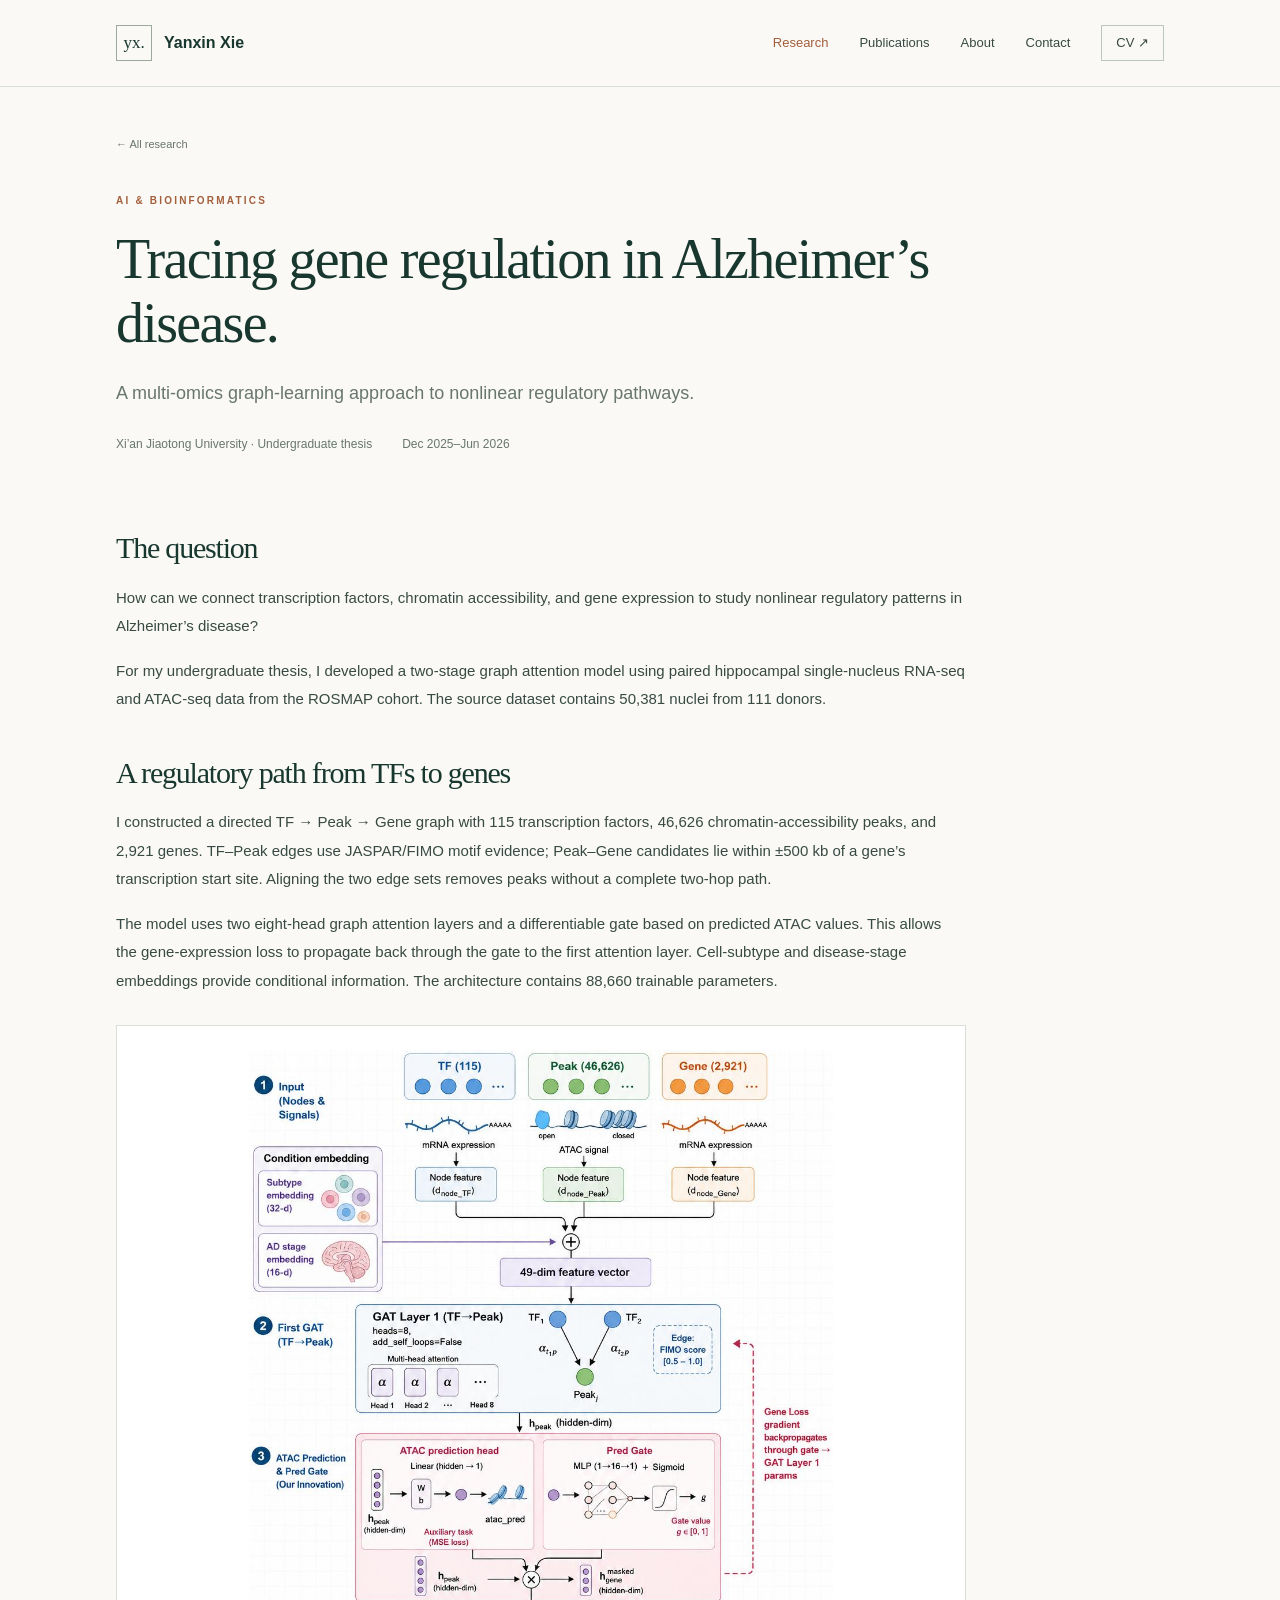
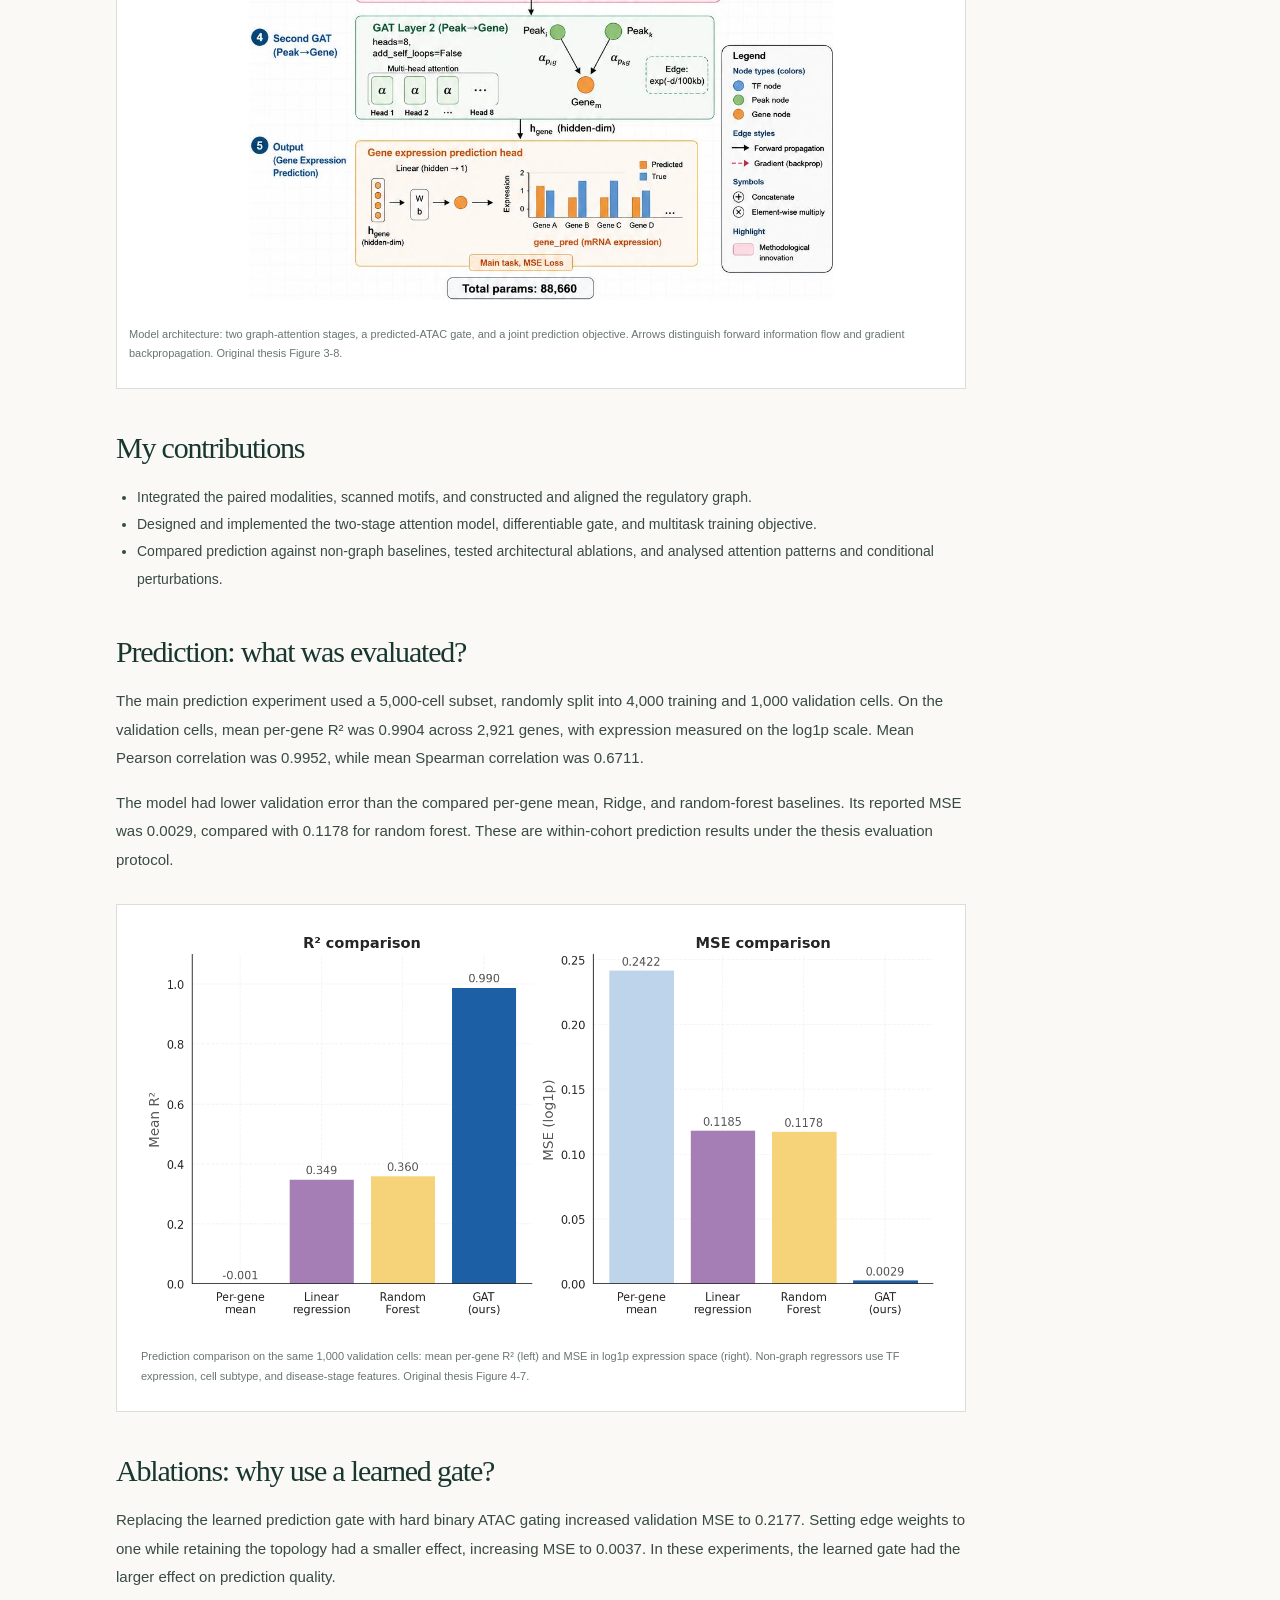
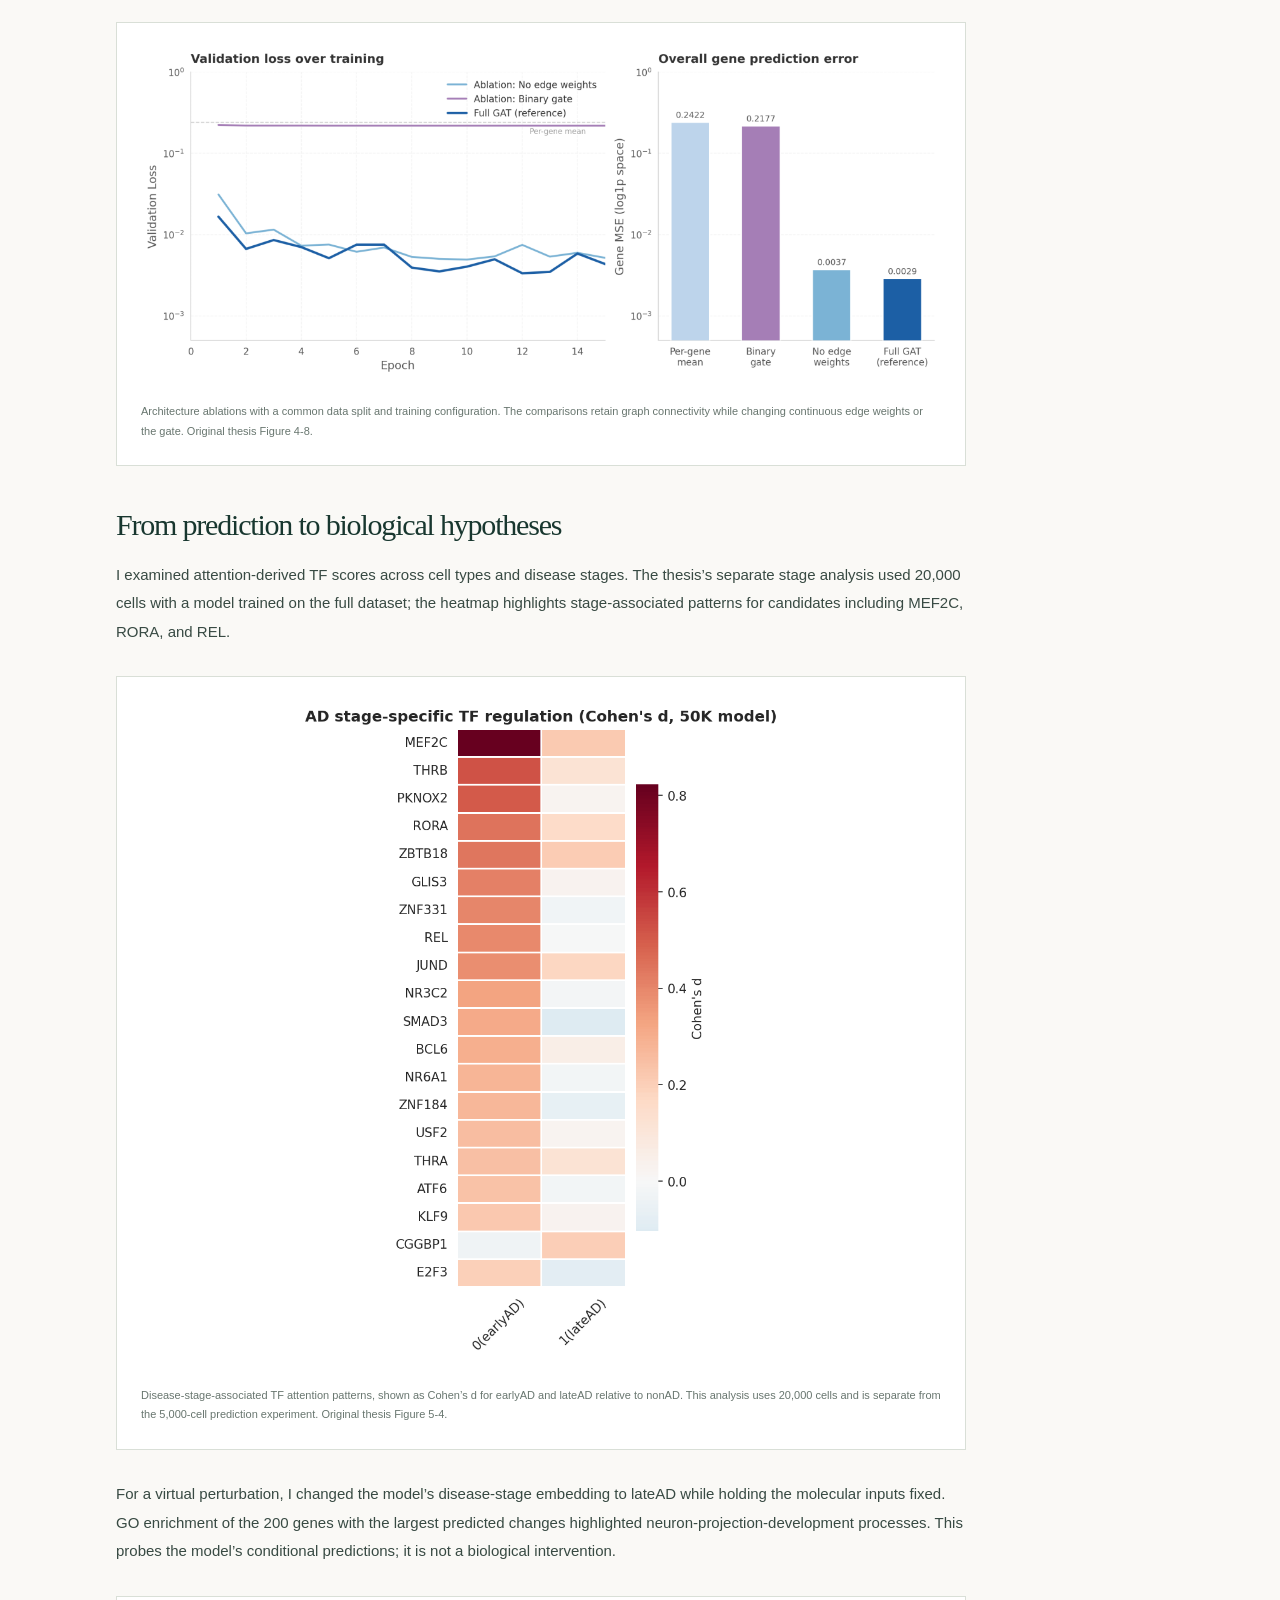
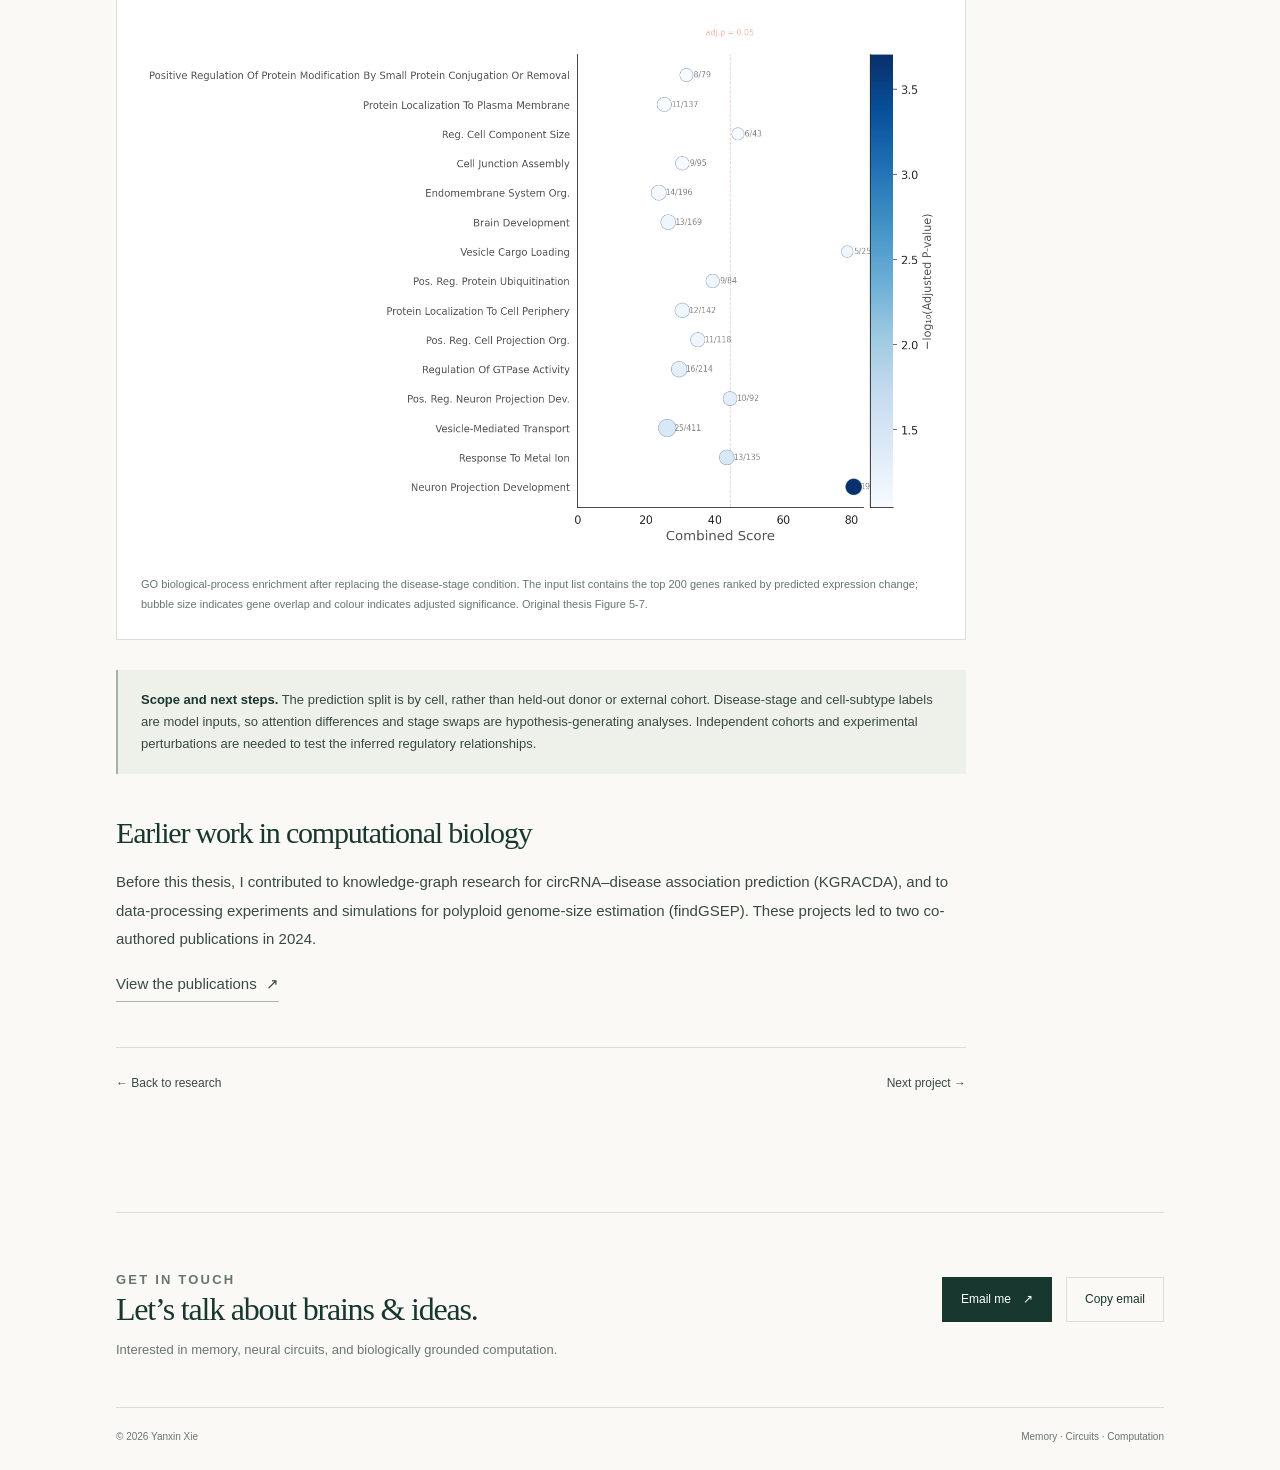
<file: research/multiomics.html>
<!doctype html>
<html lang="en"><head><meta charset="utf-8"><meta name="viewport" content="width=device-width, initial-scale=1">
<meta name="description" content="A multi-omics graph-learning approach to nonlinear regulatory pathways."><meta name="theme-color" content="#18372f">
<meta property="og:title" content="Tracing gene regulation in Alzheimer’s disease. | Yanxin Xie"><meta property="og:description" content="A multi-omics graph-learning approach to nonlinear regulatory pathways.">
<meta property="og:type" content="website"><meta property="og:url" content="https://yanxxie.github.io/research/multiomics.html">
<meta property="og:image" content="https://yanxxie.github.io/assets/portrait.jpg"><link rel="canonical" href="https://yanxxie.github.io/research/multiomics.html"><title>Tracing gene regulation in Alzheimer’s disease. | Yanxin Xie</title>
<link rel="icon" href="../assets/favicon.svg" type="image/svg+xml"><link rel="stylesheet" href="../styles.css">
<noscript><style>@media(max-width:600px){.menu-toggle{display:none}.header-inner{height:auto;min-height:70px;flex-wrap:wrap;padding-top:15px;padding-bottom:15px;gap:15px}.nav{display:flex;position:static;flex-wrap:wrap;padding:0;border:0;gap:16px;font-size:12px}}</style></noscript></head>
<body><a class="skip" href="#main">Skip to content</a>
<header class="site-header"><div class="container header-inner">
<a class="brand" href="../index.html" aria-label="Yanxin Xie — home"><span class="monogram" aria-hidden="true">yx.</span>Yanxin Xie</a>
<button class="menu-toggle" type="button" aria-expanded="false" aria-controls="main-nav">Menu</button>
<nav class="nav" id="main-nav" aria-label="Main navigation">
<a href="../index.html#research" aria-current="page">Research</a><a href="../index.html#publications">Publications</a>
<a href="../index.html#about">About</a><a href="../index.html#contact">Contact</a>
<a class="nav-cv" href="../assets/Yanxin-Xie-CV.pdf">CV <span aria-hidden="true">↗</span></a></nav></div></header><main id="main" class="container"><div class="detail-head"><p class="breadcrumb"><a href="../index.html#research">← All research</a></p>
<p class="eyebrow">AI &amp; bioinformatics</p><h1>Tracing gene regulation in Alzheimer’s disease.</h1><p class="detail-deck">A multi-omics graph-learning approach to nonlinear regulatory pathways.</p>
<div class="detail-meta"><span>Xi’an Jiaotong University · Undergraduate thesis</span><span>Dec 2025–Jun 2026</span></div></div>
<article class="detail-body" aria-label="Project description"><h2>The question</h2><p>How can we connect transcription factors, chromatin accessibility, and gene expression to study nonlinear regulatory patterns in Alzheimer’s disease?</p>
<p>For my undergraduate thesis, I developed a two-stage graph attention model using paired hippocampal single-nucleus RNA-seq and ATAC-seq data from the ROSMAP cohort. The source dataset contains 50,381 nuclei from 111 donors.</p>
<h2>A regulatory path from TFs to genes</h2><p>I constructed a directed TF → Peak → Gene graph with 115 transcription factors, 46,626 chromatin-accessibility peaks, and 2,921 genes. TF–Peak edges use JASPAR/FIMO motif evidence; Peak–Gene candidates lie within ±500 kb of a gene’s transcription start site. Aligning the two edge sets removes peaks without a complete two-hop path.</p>
<p>The model uses two eight-head graph attention layers and a differentiable gate based on predicted ATAC values. This allows the gene-expression loss to propagate back through the gate to the first attention layer. Cell-subtype and disease-stage embeddings provide conditional information. The architecture contains 88,660 trainable parameters.</p><figure class="detail-figure"><button class="zoom-image" type="button" data-zoom aria-label="Enlarge: Two-stage TF–Peak–Gene graph attention model with an ATAC prediction gate">
<img src="../assets/thesis_architecture_original.png" alt="Two-stage TF–Peak–Gene graph attention model with an ATAC prediction gate" loading="lazy"></button><figcaption>Model architecture: two graph-attention stages, a predicted-ATAC gate, and a joint prediction objective. Arrows distinguish forward information flow and gradient backpropagation. Original thesis Figure 3-8.</figcaption></figure><h2>My contributions</h2><ul><li>Integrated the paired modalities, scanned motifs, and constructed and aligned the regulatory graph.</li><li>Designed and implemented the two-stage attention model, differentiable gate, and multitask training objective.</li><li>Compared prediction against non-graph baselines, tested architectural ablations, and analysed attention patterns and conditional perturbations.</li></ul>
<h2>Prediction: what was evaluated?</h2><p>The main prediction experiment used a 5,000-cell subset, randomly split into 4,000 training and 1,000 validation cells. On the validation cells, mean per-gene R² was 0.9904 across 2,921 genes, with expression measured on the log1p scale. Mean Pearson correlation was 0.9952, while mean Spearman correlation was 0.6711.</p>
<p>The model had lower validation error than the compared per-gene mean, Ridge, and random-forest baselines. Its reported MSE was 0.0029, compared with 0.1178 for random forest. These are within-cohort prediction results under the thesis evaluation protocol.</p><figure class="detail-figure"><button class="zoom-image" type="button" data-zoom aria-label="Enlarge: Validation R-squared and mean squared error for mean, Ridge, random forest and graph-attention baselines">
<img src="../assets/thesis_baselines_original.png" alt="Validation R-squared and mean squared error for mean, Ridge, random forest and graph-attention baselines" loading="lazy"></button><figcaption>Prediction comparison on the same 1,000 validation cells: mean per-gene R² (left) and MSE in log1p expression space (right). Non-graph regressors use TF expression, cell subtype, and disease-stage features. Original thesis Figure 4-7.</figcaption></figure><h2>Ablations: why use a learned gate?</h2><p>Replacing the learned prediction gate with hard binary ATAC gating increased validation MSE to 0.2177. Setting edge weights to one while retaining the topology had a smaller effect, increasing MSE to 0.0037. In these experiments, the learned gate had the larger effect on prediction quality.</p><figure class="detail-figure"><button class="zoom-image" type="button" data-zoom aria-label="Enlarge: Validation learning curves and prediction error under gating and edge-weight ablations">
<img src="../assets/thesis_ablation_original.png" alt="Validation learning curves and prediction error under gating and edge-weight ablations" loading="lazy"></button><figcaption>Architecture ablations with a common data split and training configuration. The comparisons retain graph connectivity while changing continuous edge weights or the gate. Original thesis Figure 4-8.</figcaption></figure><h2>From prediction to biological hypotheses</h2><p>I examined attention-derived TF scores across cell types and disease stages. The thesis’s separate stage analysis used 20,000 cells with a model trained on the full dataset; the heatmap highlights stage-associated patterns for candidates including MEF2C, RORA, and REL.</p><figure class="detail-figure"><button class="zoom-image" type="button" data-zoom aria-label="Enlarge: Heatmap of transcription-factor attention differences in early and late Alzheimer stages">
<img src="../assets/thesis_ad_stage_original.png" alt="Heatmap of transcription-factor attention differences in early and late Alzheimer stages" loading="lazy"></button><figcaption>Disease-stage-associated TF attention patterns, shown as Cohen’s d for earlyAD and lateAD relative to nonAD. This analysis uses 20,000 cells and is separate from the 5,000-cell prediction experiment. Original thesis Figure 5-4.</figcaption></figure><p>For a virtual perturbation, I changed the model’s disease-stage embedding to lateAD while holding the molecular inputs fixed. GO enrichment of the 200 genes with the largest predicted changes highlighted neuron-projection-development processes. This probes the model’s conditional predictions; it is not a biological intervention.</p><figure class="detail-figure"><button class="zoom-image" type="button" data-zoom aria-label="Enlarge: GO biological-process enrichment for genes with the largest predicted changes after a disease-stage embedding swap">
<img src="../assets/thesis_go_original.png" alt="GO biological-process enrichment for genes with the largest predicted changes after a disease-stage embedding swap" loading="lazy"></button><figcaption>GO biological-process enrichment after replacing the disease-stage condition. The input list contains the top 200 genes ranked by predicted expression change; bubble size indicates gene overlap and colour indicates adjusted significance. Original thesis Figure 5-7.</figcaption></figure><div class="status-note"><strong>Scope and next steps.</strong> The prediction split is by cell, rather than held-out donor or external cohort. Disease-stage and cell-subtype labels are model inputs, so attention differences and stage swaps are hypothesis-generating analyses. Independent cohorts and experimental perturbations are needed to test the inferred regulatory relationships.</div>
<h2>Earlier work in computational biology</h2><p>Before this thesis, I contributed to knowledge-graph research for circRNA–disease association prediction (KGRACDA), and to data-processing experiments and simulations for polyploid genome-size estimation (findGSEP). These projects led to two co-authored publications in 2024.</p><p><a class="text-link" href="../index.html#publications">View the publications <span aria-hidden="true">↗</span></a></p><div class="next-project"><a href="../index.html#research">← Back to research</a><a href="imaging.html">Next project →</a></div></article></main><div class="container"><section class="contact" id="contact" aria-labelledby="contact-title">
<div><p class="eyebrow">Get in touch</p><h2 id="contact-title">Let’s talk about brains &amp; ideas.</h2>
<p>Interested in memory, neural circuits, and biologically grounded computation.</p></div>
<div><div class="contact-actions"><a class="button" href="mailto:xyx18011603999@gmail.com">Email me <span aria-hidden="true">↗</span></a>
<button class="button secondary" type="button" data-copy-email>Copy email</button></div>
<span class="copy-status" role="status" aria-live="polite"></span></div></section>
<footer class="footer"><span>© 2026 Yanxin Xie</span><span>Memory · Circuits · Computation</span></footer></div>
<dialog class="lightbox" aria-label="Research figure enlarged"><button type="button" class="lightbox-close" aria-label="Close enlarged figure">×</button>
<img alt=""><p class="lightbox-caption"></p><a class="lightbox-original text-link" href="../assets/portrait.jpg" target="_blank" rel="noopener">Open full-resolution image ↗</a></dialog><script src="../main.js" defer></script></body></html>
</file>
<file: styles.css>
/* Academic homepage draft; created 2026-11-20. Local fonts and assets only. */
:root{--paper:#faf9f6;--ink:#18372f;--text:#384a43;--muted:#68766f;--line:#d9dfd7;--accent:#a45f3b;--soft:#eef1e9;--white:#fff;--serif:Georgia,'Times New Roman',serif;--sans:Inter,'Helvetica Neue',Arial,sans-serif}
*{box-sizing:border-box}html{scroll-behavior:smooth;scroll-padding-top:100px}body{margin:0;background:var(--paper);color:var(--text);font:16px/1.7 var(--sans);-webkit-font-smoothing:antialiased}a{color:inherit;text-decoration:none}a:hover{color:var(--accent)}button{font:inherit;color:inherit}img{display:block;max-width:100%;height:auto}h1,h2,h3,p,figure{margin:0}h1,h2,h3{color:var(--ink);font-family:var(--serif);font-weight:400;line-height:1.15}h1{font-size:clamp(44px,5.4vw,72px);letter-spacing:-2.5px}h2{font-size:42px;letter-spacing:-1.2px}h3{font-size:27px;letter-spacing:-.5px}p+p{margin-top:16px}a,button,summary{touch-action:manipulation}a:focus-visible,button:focus-visible,summary:focus-visible{outline:2px solid var(--accent);outline-offset:5px}::selection{background:#d6e2d6}section{scroll-margin-top:100px}.container{max-width:1120px;padding:0 36px;margin:0 auto}.skip{position:fixed;left:15px;top:-80px;background:var(--ink);color:white;padding:10px;z-index:30}.skip:focus{top:10px}.site-header{position:sticky;top:0;z-index:10;background:rgba(250,249,246,.97);border-bottom:1px solid var(--line)}.header-inner{height:86px;display:flex;align-items:center;justify-content:space-between;gap:24px}.brand{display:flex;align-items:center;gap:12px;font-size:16px;font-weight:600;color:var(--ink)}.monogram{font-family:var(--serif);border:1px solid #9ba99e;width:36px;height:36px;display:grid;place-items:center;font-size:17px;font-weight:400}.nav{display:flex;align-items:center;gap:31px;font-size:13px}.nav a[aria-current=page]{color:var(--accent)}.nav-cv{border:1px solid #bcc7bd;padding:6px 14px}.menu-toggle{display:none;background:none;border:1px solid var(--line);padding:5px 12px;font-size:13px}.eyebrow{font-size:10px;font-weight:600;letter-spacing:2.2px;text-transform:uppercase;color:var(--muted);line-height:1.6}.hero{display:grid;grid-template-columns:1.65fr 1fr;gap:75px;align-items:center;padding-top:76px;padding-bottom:74px}.hero .eyebrow{color:var(--accent);margin-bottom:20px}.hero h1 em{color:#6e8368;font-style:italic}.hero-intro{margin-top:26px;max-width:560px;font-size:16px;line-height:1.8}.hero-intro strong{font-weight:600;color:var(--ink)}.hero-links{display:flex;gap:28px;flex-wrap:wrap;margin-top:27px;font-size:13px}.text-link{display:inline-flex;align-items:center;gap:9px;border-bottom:1px solid #a6b5a7;padding-bottom:3px}.portrait-wrap{position:relative;margin:0 0 0 10px}.portrait-wrap:before{content:'';position:absolute;inset:13px -13px -13px 13px;border:1px solid #c6cec2;z-index:-1}.portrait{width:100%;aspect-ratio:4/4.8;object-fit:cover;object-position:45% 45%;filter:saturate(.78)}.portrait-caption{margin-top:21px;font-size:10px;letter-spacing:1.2px;display:flex;justify-content:space-between;color:var(--muted)}.interest-strip{border-top:1px solid var(--line);border-bottom:1px solid var(--line);display:flex;justify-content:space-between;gap:20px;padding:17px 0;color:var(--muted);font-size:11px;letter-spacing:.5px}.interest-strip .strip-label{font-weight:600;color:var(--ink)}.section{padding-top:77px;padding-bottom:4px}.section-heading{display:flex;align-items:flex-end;justify-content:space-between;gap:25px;margin-bottom:31px}.section-heading .eyebrow{margin-bottom:10px}.section-note{font-size:12px;color:var(--muted);max-width:270px;text-align:right}.featured{display:grid;grid-template-columns:1.08fr 1fr;min-height:370px;border:1px solid var(--line);background:var(--white)}.feature-figure{background:#eef4f1;display:flex;flex-direction:column;justify-content:center;padding:28px;min-width:0;position:relative}.feature-figure img{width:100%;mix-blend-mode:multiply}.figure-label{margin-top:18px;font-size:10px;color:var(--muted);letter-spacing:.3px}.feature-copy{padding:38px;display:flex;flex-direction:column;align-items:flex-start}.project-meta{font-size:10px;letter-spacing:1px;text-transform:uppercase;color:var(--muted);margin-bottom:13px}.feature-copy h3{font-size:31px;margin-bottom:17px}.feature-copy p{font-size:14px;line-height:1.75}.tags{display:flex;gap:7px;flex-wrap:wrap;margin-top:20px}.tag{border:1px solid var(--line);padding:3px 8px;color:var(--muted);font-size:10px;line-height:1.5}.project-link{margin-top:24px;font-size:12px;font-weight:600}.project-grid{display:grid;grid-template-columns:1fr 1fr;gap:24px;margin-top:24px}.project-card{border:1px solid var(--line);background:var(--white);display:flex;flex-direction:column}.placeholder{background:#f1f1ec;min-height:190px;padding:22px;display:grid;place-content:center;gap:10px;text-align:center;color:#727a70;font-size:11px;letter-spacing:.5px}.placeholder:before{content:'+';font:28px var(--serif);color:#98a38f}.placeholder span{font-size:9px;letter-spacing:1.7px;text-transform:uppercase}.project-card .card-copy{padding:27px 30px 30px;display:flex;flex-direction:column;align-items:flex-start;flex:1}.project-card h3{font-size:26px;margin-bottom:14px}.project-card p{font-size:13px;line-height:1.8}.project-card .project-link{margin-top:auto;padding-top:20px}.publications{border-top:1px solid var(--line)}.publication{display:grid;grid-template-columns:55px 1fr 66px;gap:20px;padding:28px 0;border-bottom:1px solid var(--line)}.pub-year{font-size:12px;color:var(--accent);padding-top:3px}.pub-title{font-family:var(--sans);font-size:16px;line-height:1.55;font-weight:500;letter-spacing:0;color:var(--ink)}.pub-authors{font-size:12px;margin-top:9px;color:var(--muted)}.pub-journal{font-size:12px;margin-top:5px;color:var(--text)}.paper-link{font-size:12px;align-self:center;border:1px solid var(--line);padding:5px 10px;text-align:center}.about-layout{display:grid;grid-template-columns:1fr 1fr;gap:65px}.about-copy p{font-size:14px}.about-copy h3{font-size:25px;margin-bottom:17px}.experience-row{display:grid;grid-template-columns:90px 1fr;gap:17px;padding:18px 0;border-bottom:1px solid var(--line);font-size:12px}.experience-row:first-child{padding-top:0}.experience-date{font-size:10px;color:var(--muted);padding-top:3px}.experience-row strong{font-size:13px;color:var(--ink);font-weight:600}.experience-row p{font-size:11px;color:var(--muted);margin-top:5px}.honors{display:flex;gap:20px;justify-content:space-between;margin-top:33px;padding:24px 0;border-top:1px solid var(--line);border-bottom:1px solid var(--line)}.honor{font-size:11px;max-width:30%}.honor strong{font-weight:500;color:var(--ink);display:block;font-size:12px}.honor span{color:var(--muted);font-size:10px}.beyond{display:grid;grid-template-columns:150px 1fr;gap:26px;margin-top:38px;align-items:center}.beyond img{width:150px;aspect-ratio:1.2;object-fit:cover;object-position:50% 52%;filter:saturate(.65)}.beyond h3{font-size:23px;margin-bottom:10px}.beyond p{font-size:12px;line-height:1.85}.contact{margin-top:78px;padding:45px 0;border-top:1px solid var(--line);display:flex;justify-content:space-between;align-items:center;gap:30px}.contact h2{font-size:32px}.contact p{font-size:13px;color:var(--muted);margin-top:12px}.contact-actions{display:flex;align-items:center;gap:14px;flex-wrap:wrap}.button{display:inline-flex;align-items:center;gap:12px;padding:11px 18px;background:var(--ink);color:white;border:1px solid var(--ink);font-size:12px;cursor:pointer}.button:hover{background:#2e5144;color:white}.button.secondary{background:transparent;color:var(--ink);border-color:var(--line)}.copy-status{font-size:11px;display:block;min-height:20px}.footer{border-top:1px solid var(--line);padding:20px 0 25px;display:flex;justify-content:space-between;font-size:10px;color:var(--muted)}.detail-head{padding-top:48px;padding-bottom:35px;max-width:850px}.breadcrumb{font-size:11px;color:var(--muted);margin-bottom:39px}.detail-head .eyebrow{color:var(--accent);margin-bottom:18px}.detail-head h1{font-size:clamp(36px,4.7vw,56px);letter-spacing:-1.7px}.detail-deck{font-size:18px;line-height:1.75;margin-top:23px;max-width:760px;color:var(--muted)}.detail-meta{display:flex;flex-wrap:wrap;gap:15px 30px;font-size:12px;margin-top:24px}.detail-meta span{color:var(--muted)}.detail-body{max-width:850px;padding-bottom:40px}.detail-body h2{font-size:30px;margin-top:42px;margin-bottom:18px}.detail-body h3{font-size:23px;margin-top:25px;margin-bottom:12px}.detail-body p{font-size:15px;line-height:1.9}.detail-body ul{padding-left:21px;font-size:14px;line-height:1.95}.detail-figure{margin:30px 0;background:white;border:1px solid var(--line);padding:24px}.detail-figure img{width:100%;max-height:660px;object-fit:contain}.detail-figure figcaption{font-size:11px;line-height:1.8;color:var(--muted);margin-top:16px}.zoom-image{background:none;border:0;padding:0;width:100%;cursor:zoom-in}.status-note{border-left:2px solid #a5b49f;background:var(--soft);padding:19px 23px;font-size:13px;margin:28px 0}.status-note strong{color:var(--ink)}.detail-body .placeholder{min-height:280px;border:1px dashed #c4cbc0;margin:32px 0}.next-project{display:flex;justify-content:space-between;gap:24px;border-top:1px solid var(--line);padding-top:25px;margin-top:45px;font-size:12px}.lightbox{border:1px solid var(--line);padding:40px 22px 22px;max-width:95vw;max-height:94vh;background:var(--paper)}.lightbox::backdrop{background:rgba(10,25,20,.8)}.lightbox img{max-height:80vh;width:auto;max-width:87vw;object-fit:contain}.lightbox-close{position:absolute;right:12px;top:5px;border:0;background:none;cursor:pointer;font-size:22px;padding:3px 8px}.lightbox-caption{font-size:11px;max-width:850px;margin-top:12px}.no-js-note{display:none}
@media(min-width:1500px){.hero{padding-top:90px;padding-bottom:90px}}
@media(max-width:850px){.container{padding:0 25px}.hero{gap:38px;padding-top:54px;padding-bottom:55px;grid-template-columns:1.5fr 1fr}h1{font-size:51px}.hero-intro{font-size:14px}.nav{gap:20px}.featured{grid-template-columns:1fr 1fr}.feature-copy{padding:25px}.feature-copy h3{font-size:27px}.feature-figure{padding:20px}.about-layout{gap:35px}.interest-strip{flex-wrap:wrap;justify-content:flex-start;gap:10px 28px}.contact{align-items:flex-start;flex-direction:column}}
@media(max-width:600px){.container{padding:0 22px}.header-inner{height:70px}.brand{font-size:14px}.monogram{height:31px;width:31px;font-size:15px}.menu-toggle{display:block}.nav{display:none;position:absolute;left:0;right:0;top:70px;background:var(--paper);border-bottom:1px solid var(--line);padding:20px 23px;gap:19px;flex-wrap:wrap}.nav.is-open{display:flex}.hero{padding-top:39px;grid-template-columns:1fr;gap:35px;padding-bottom:39px}h1{font-size:47px;letter-spacing:-1.8px}.hero-intro{font-size:14px}.hero .eyebrow{font-size:9px}.portrait-wrap{max-width:300px;margin:0 12px 0 0;width:100%}.portrait{aspect-ratio:1.2;object-position:45% 34%}.portrait-caption{margin-top:19px}.interest-strip{font-size:10px;gap:9px 19px}.strip-label{width:100%}.section{padding-top:48px}.section-heading{align-items:flex-start;flex-direction:column;gap:12px;margin-bottom:23px}h2{font-size:35px}.section-note{text-align:left;max-width:none;font-size:11px}.featured{grid-template-columns:1fr}.feature-figure{padding:25px}.feature-copy{padding:27px}.feature-copy h3{font-size:29px}.project-grid{grid-template-columns:1fr;gap:20px;margin-top:20px}.placeholder{min-height:155px}.publication{grid-template-columns:36px 1fr;gap:12px;padding:24px 0}.paper-link{grid-column:2;justify-self:start;margin-top:0}.pub-title{font-size:14px}.pub-authors,.pub-journal{font-size:11px}.about-layout{grid-template-columns:1fr;gap:30px}.honors{flex-direction:column;gap:17px}.honor{max-width:none}.beyond{grid-template-columns:100px 1fr;gap:18px}.beyond img{width:100px;aspect-ratio:.85}.beyond h3{font-size:22px}.contact{margin-top:50px;padding:33px 0}.contact h2{font-size:29px}.footer{gap:15px;font-size:9px}.detail-head{padding-top:29px}.breadcrumb{margin-bottom:29px}.detail-head h1{font-size:39px;letter-spacing:-1px}.detail-deck{font-size:16px}.detail-body h2{font-size:28px}.detail-body p{font-size:14px}.detail-figure{padding:13px}.detail-body .placeholder{min-height:200px}.next-project{font-size:11px}.lightbox{padding:40px 12px 15px}.lightbox img{max-width:85vw}}
@media(prefers-reduced-motion:reduce){html{scroll-behavior:auto}}
@media print{.site-header,.hero-links,.contact-actions,.menu-toggle,.lightbox,.next-project{display:none!important}.container{max-width:none;padding:0}.hero{padding:20px 0;gap:30px}.section{padding-top:25px}body{background:white;font-size:11pt}.featured,.project-card,.publication,.detail-figure{break-inside:avoid}.portrait-wrap:before{display:none}a{text-decoration:none}.footer{margin-top:20px}}

/* Thesis figure card, added 2026-11-20. Original images remain uncropped. */
.project-image{display:flex;align-items:center;justify-content:center;min-height:190px;background:#fff;border-bottom:1px solid var(--line);padding:18px}.project-image img{width:100%;height:170px;object-fit:contain}.detail-figure:has(img[src*="thesis_architecture"]){padding:24px 12px}.detail-figure img[src*="thesis_architecture"]{max-height:850px}

/* Full-resolution scientific-figure access, 2026-11-20. */
.lightbox-original{margin-top:12px;font-size:12px}.detail-figure img[src*="dynamics-v3"]{max-height:none}

/* Alternative bibliographic entry for publisher access restrictions. */
.publication-links{display:flex;flex-direction:column;gap:8px;align-self:center}.publication-links .paper-link{width:66px;white-space:nowrap;font-size:11px;padding:5px 6px}@media(max-width:600px){.publication-links{grid-column:2;flex-direction:row;justify-self:start}}
</file>
